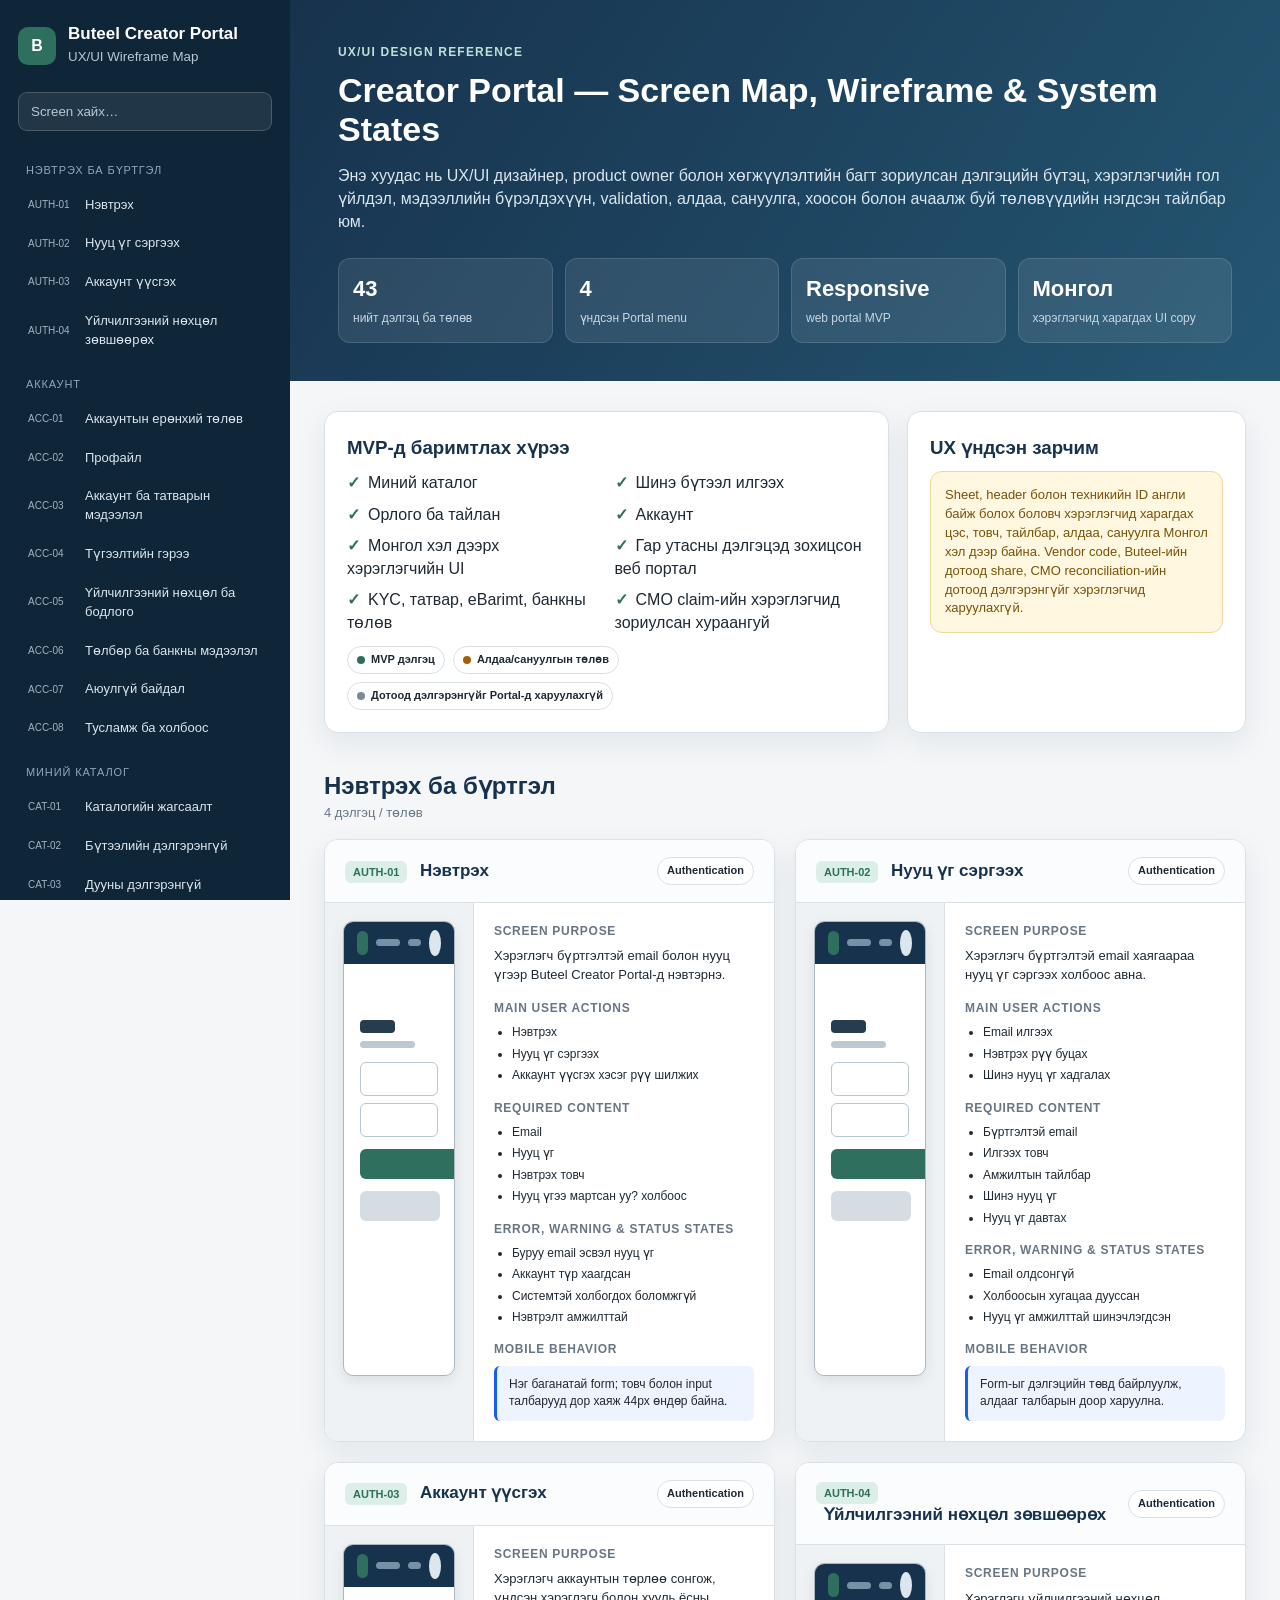
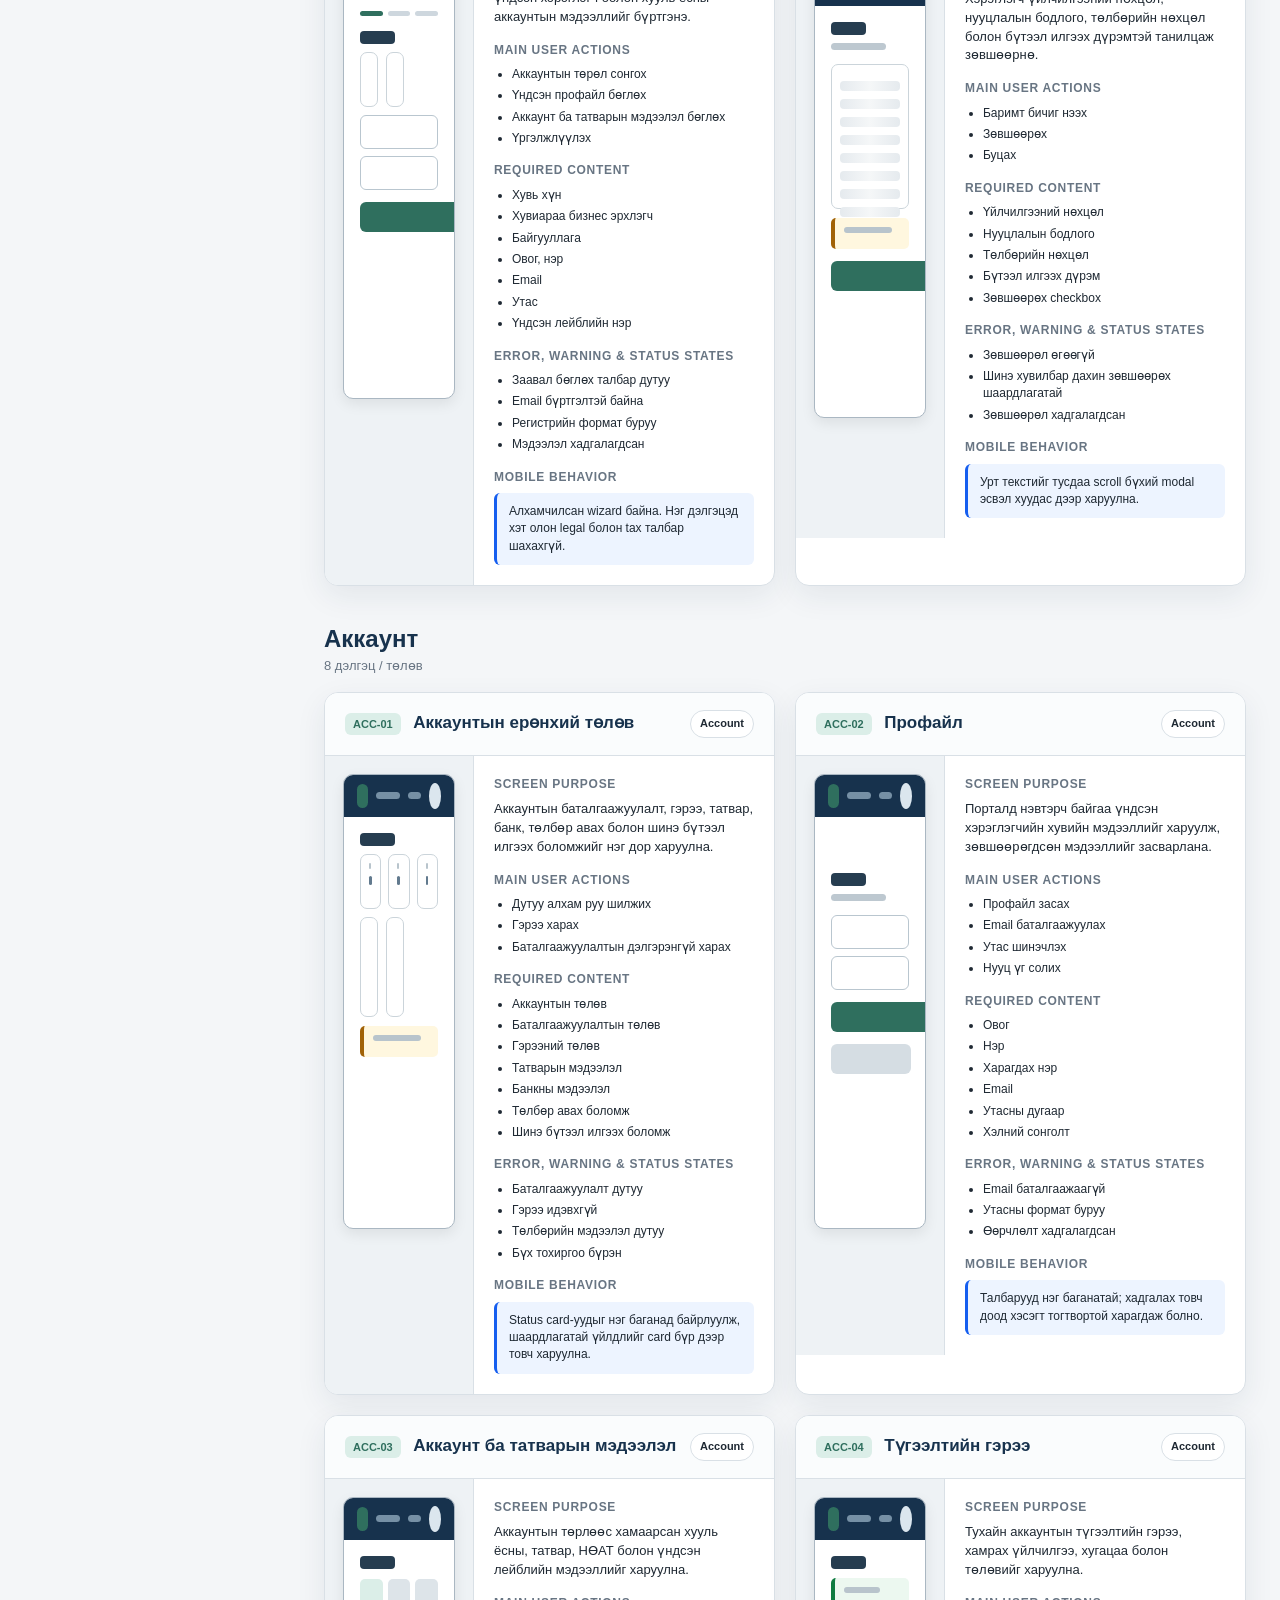
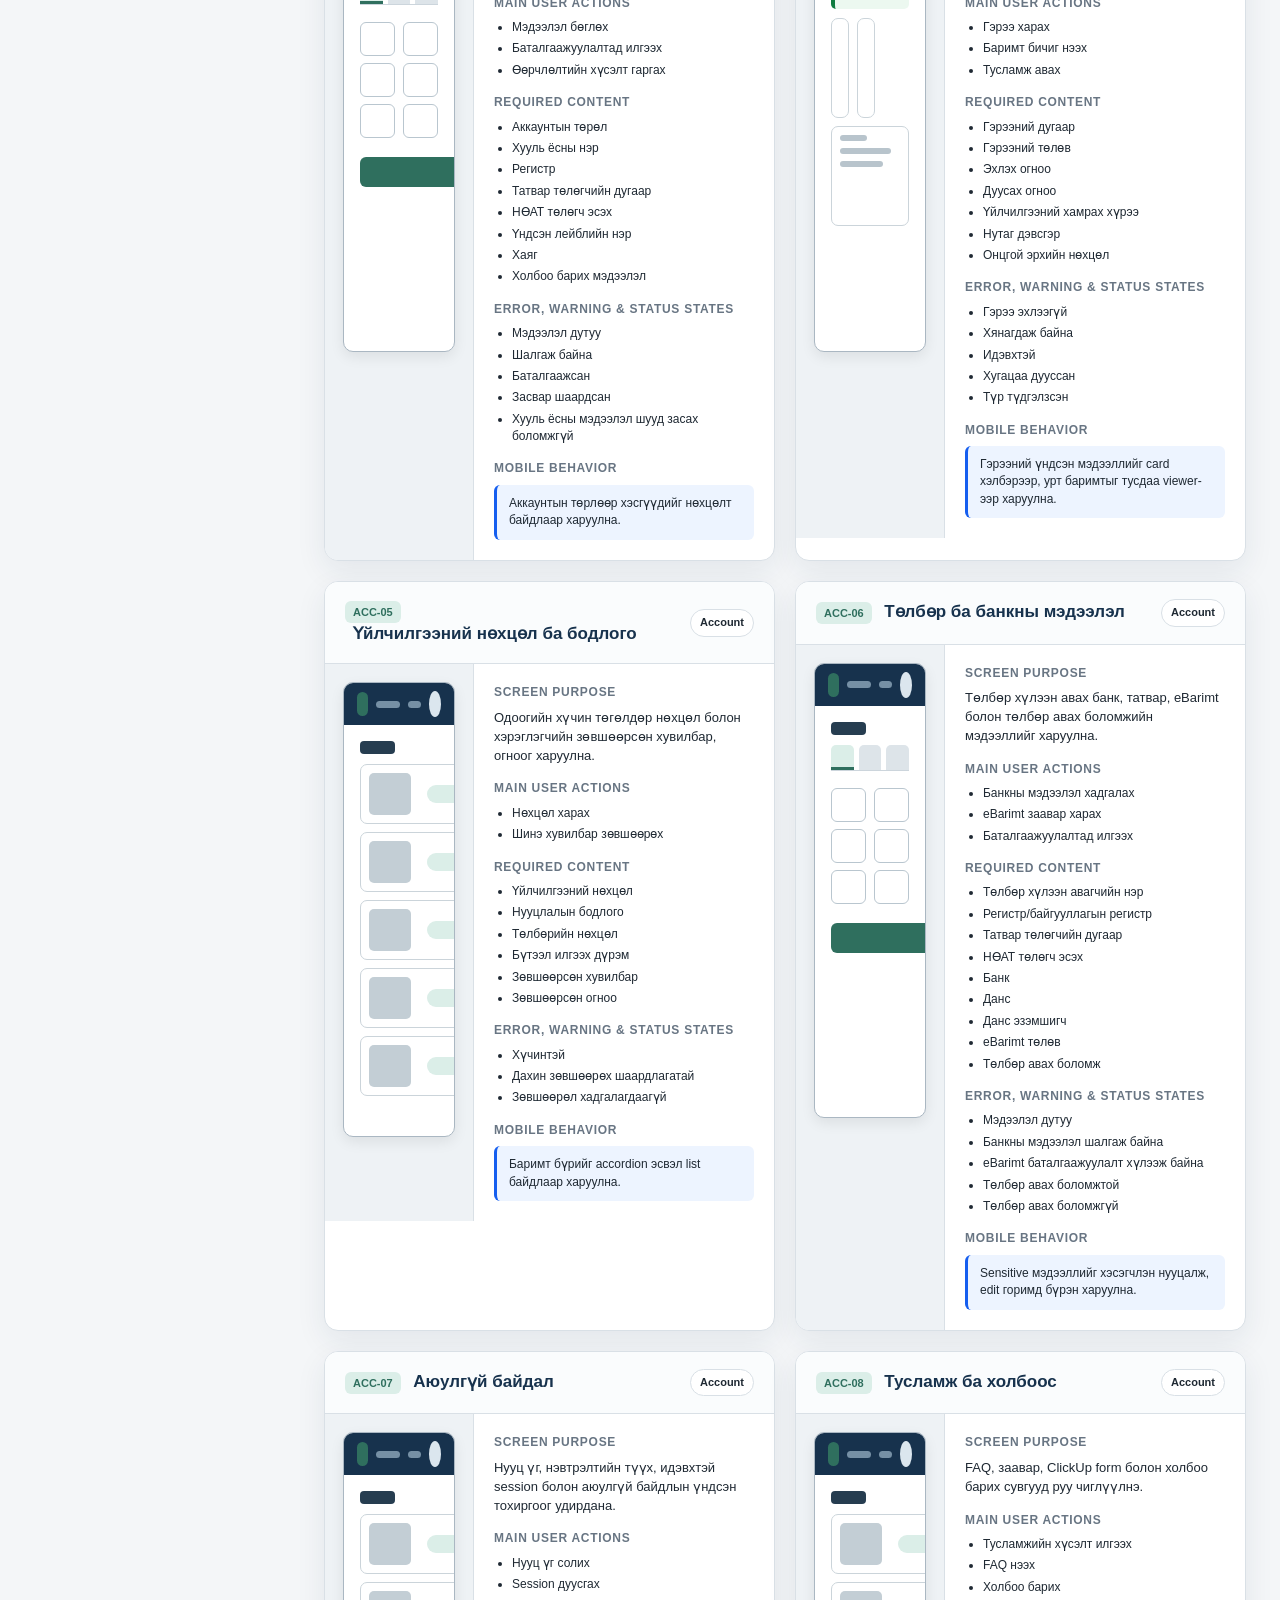
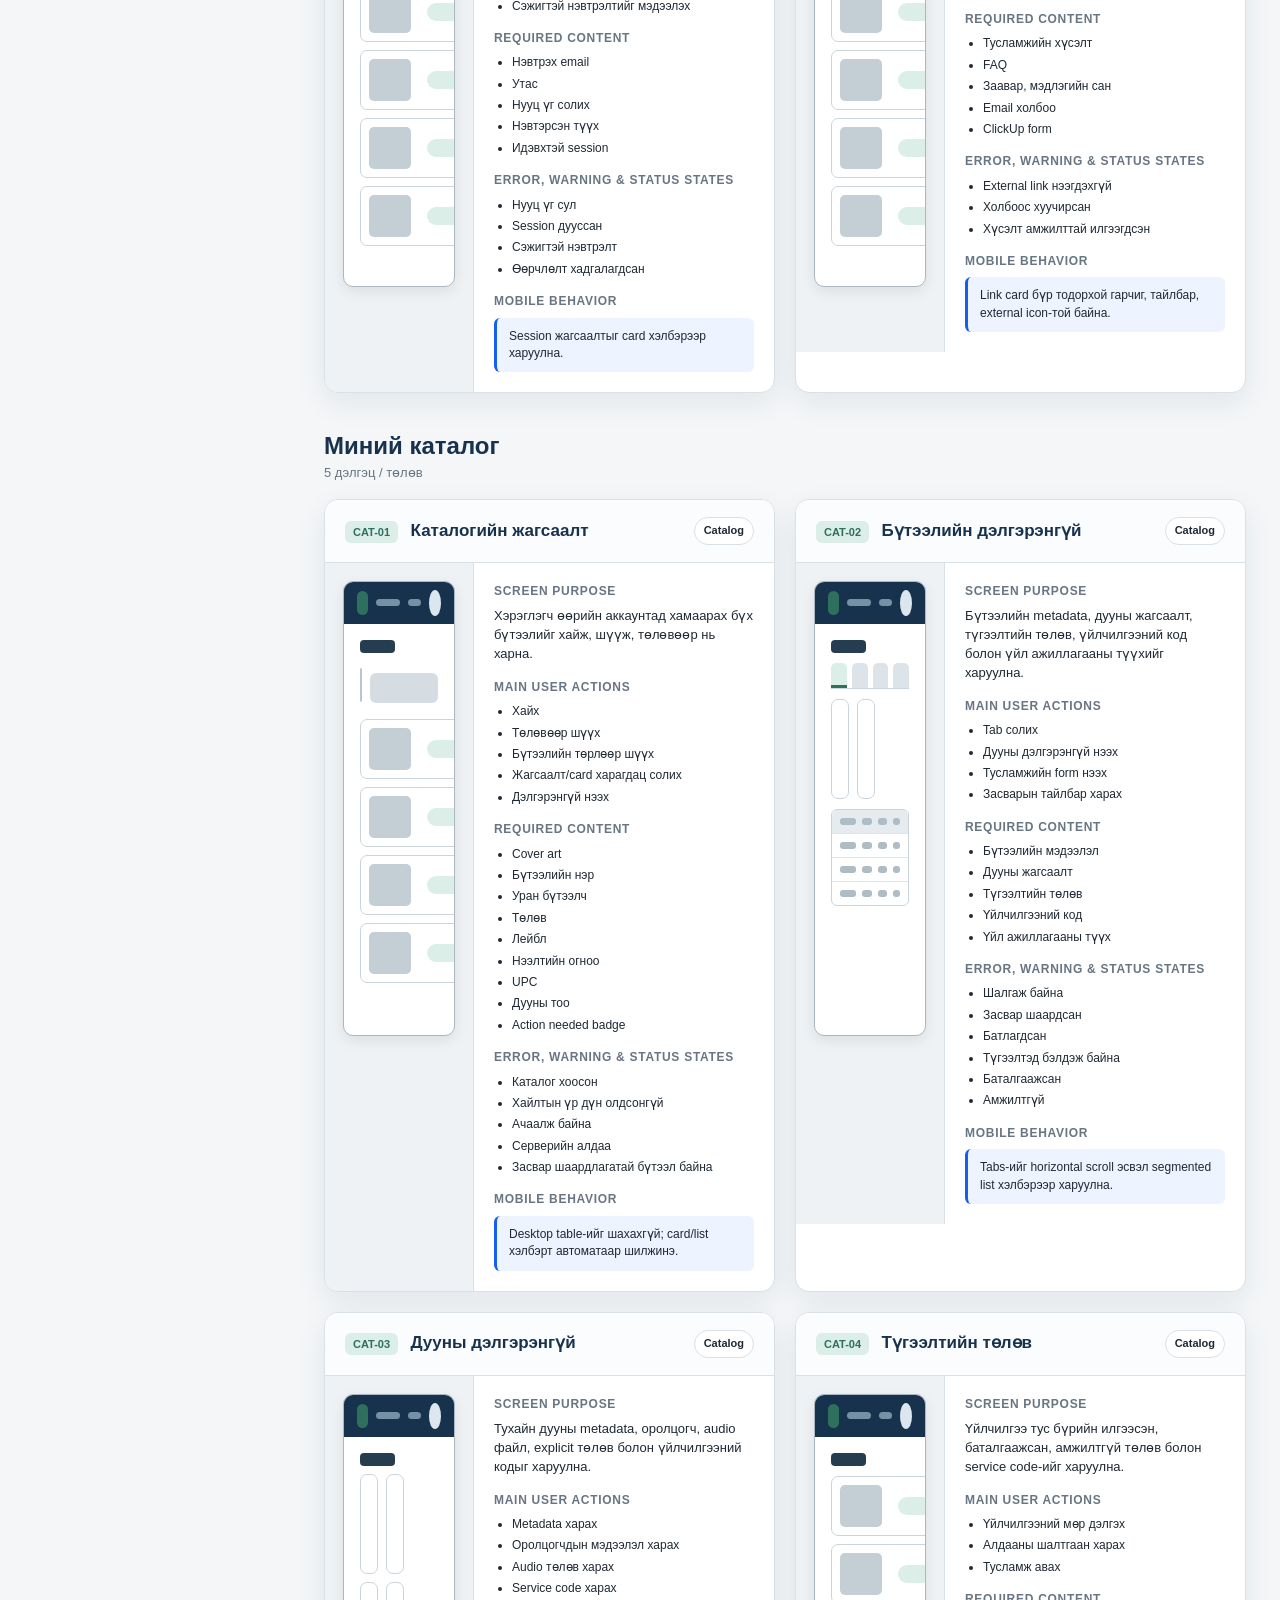
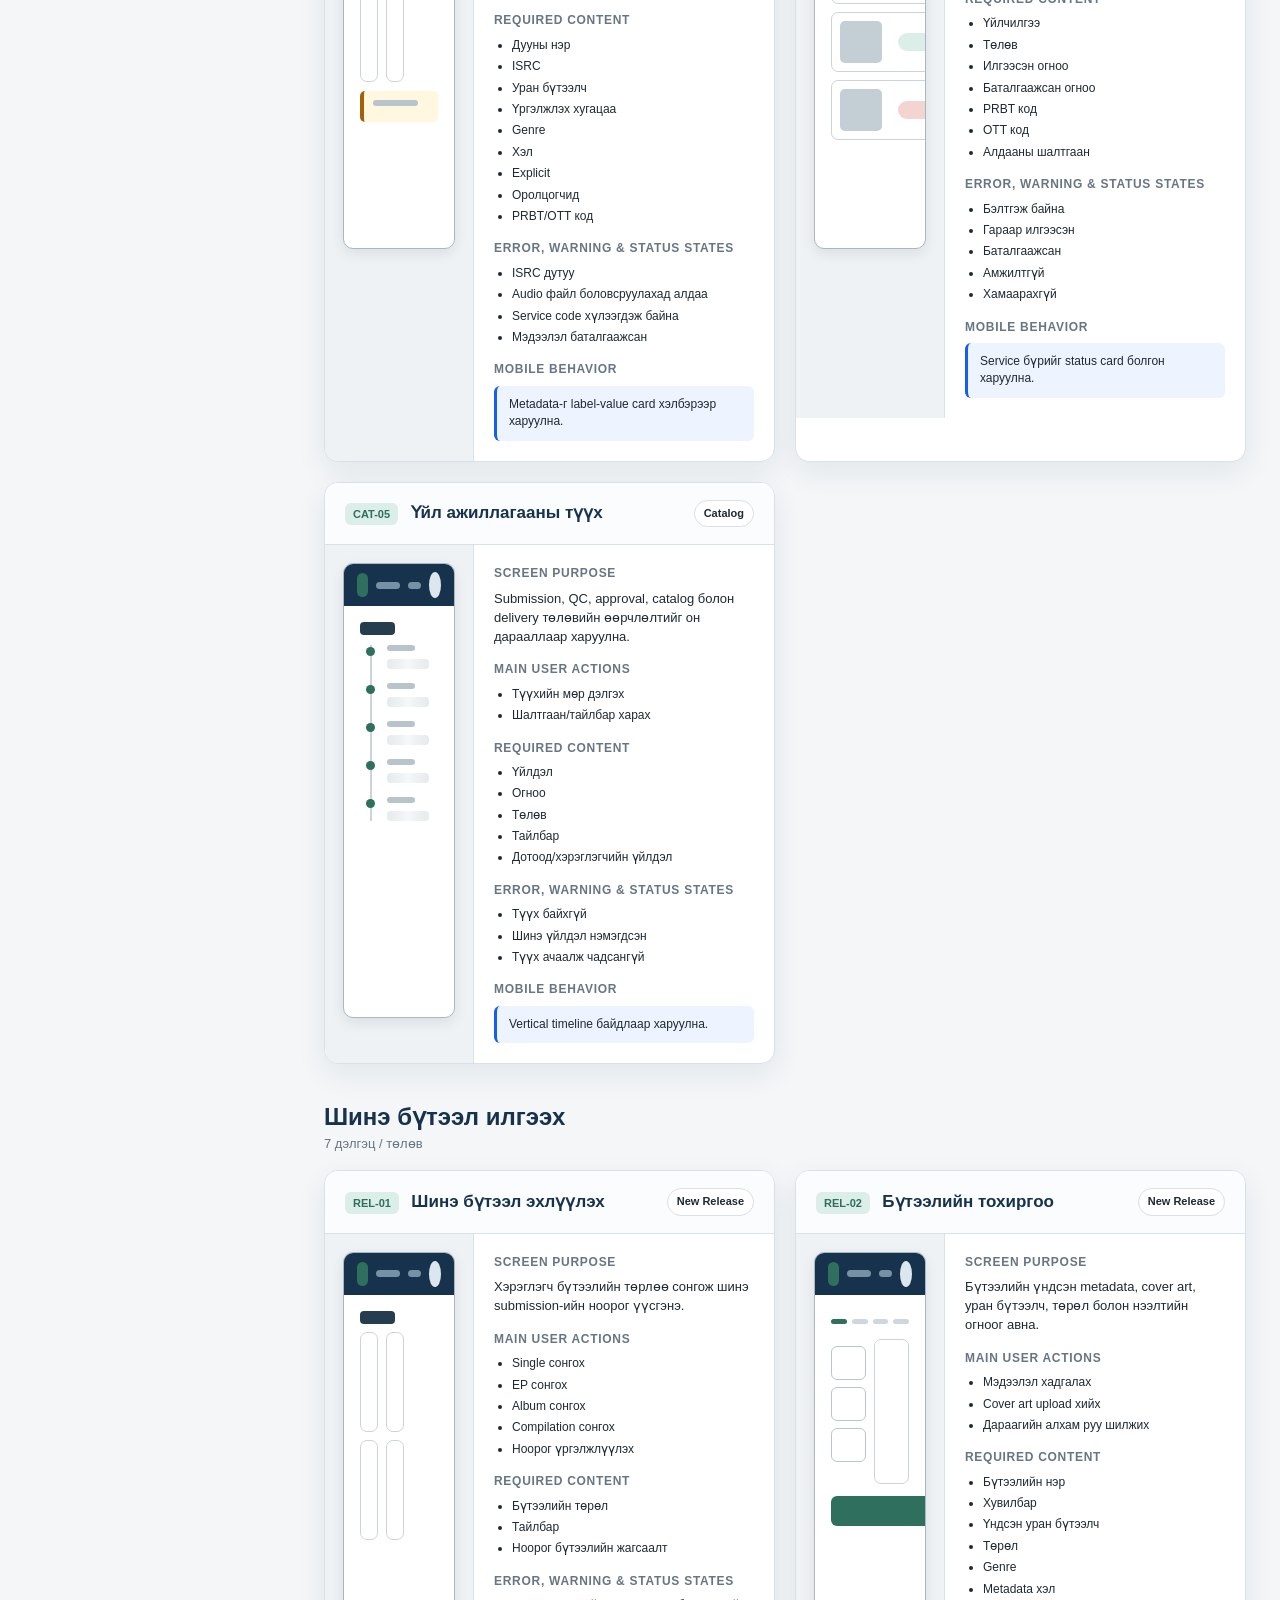
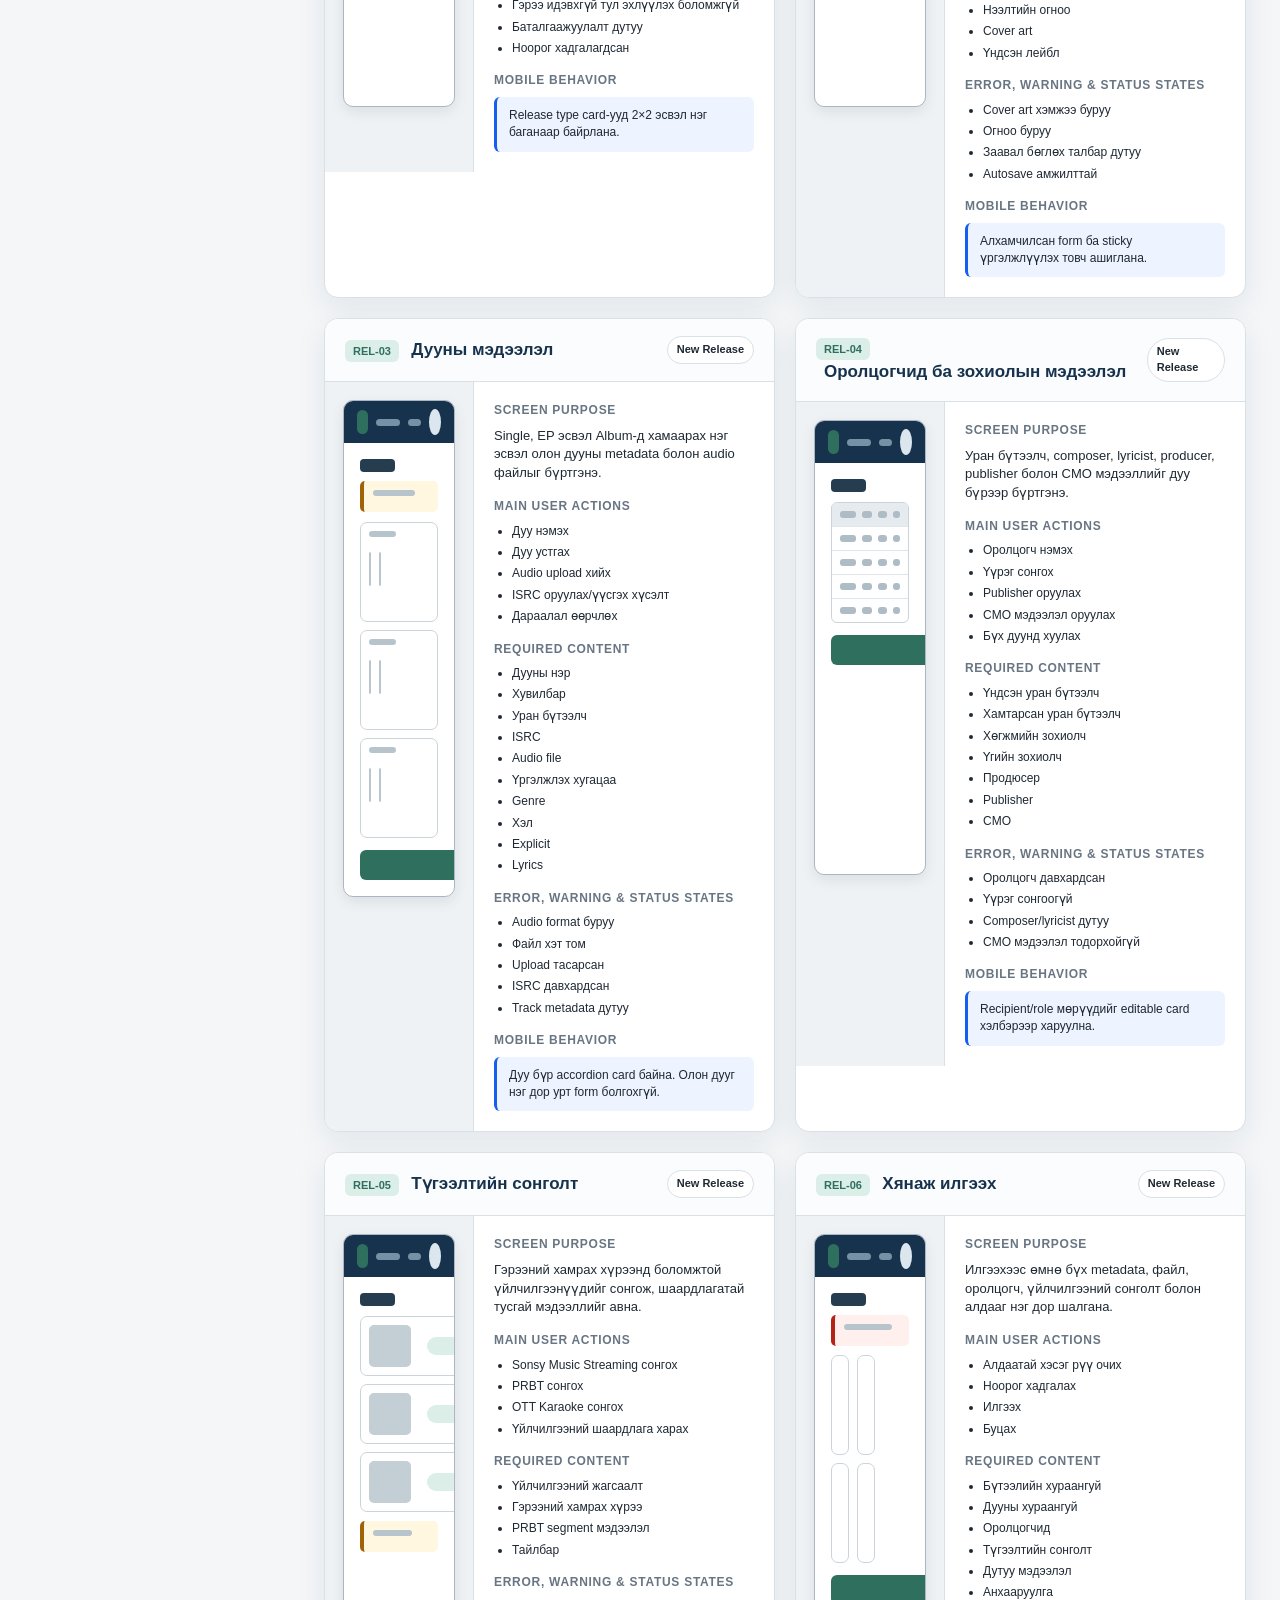
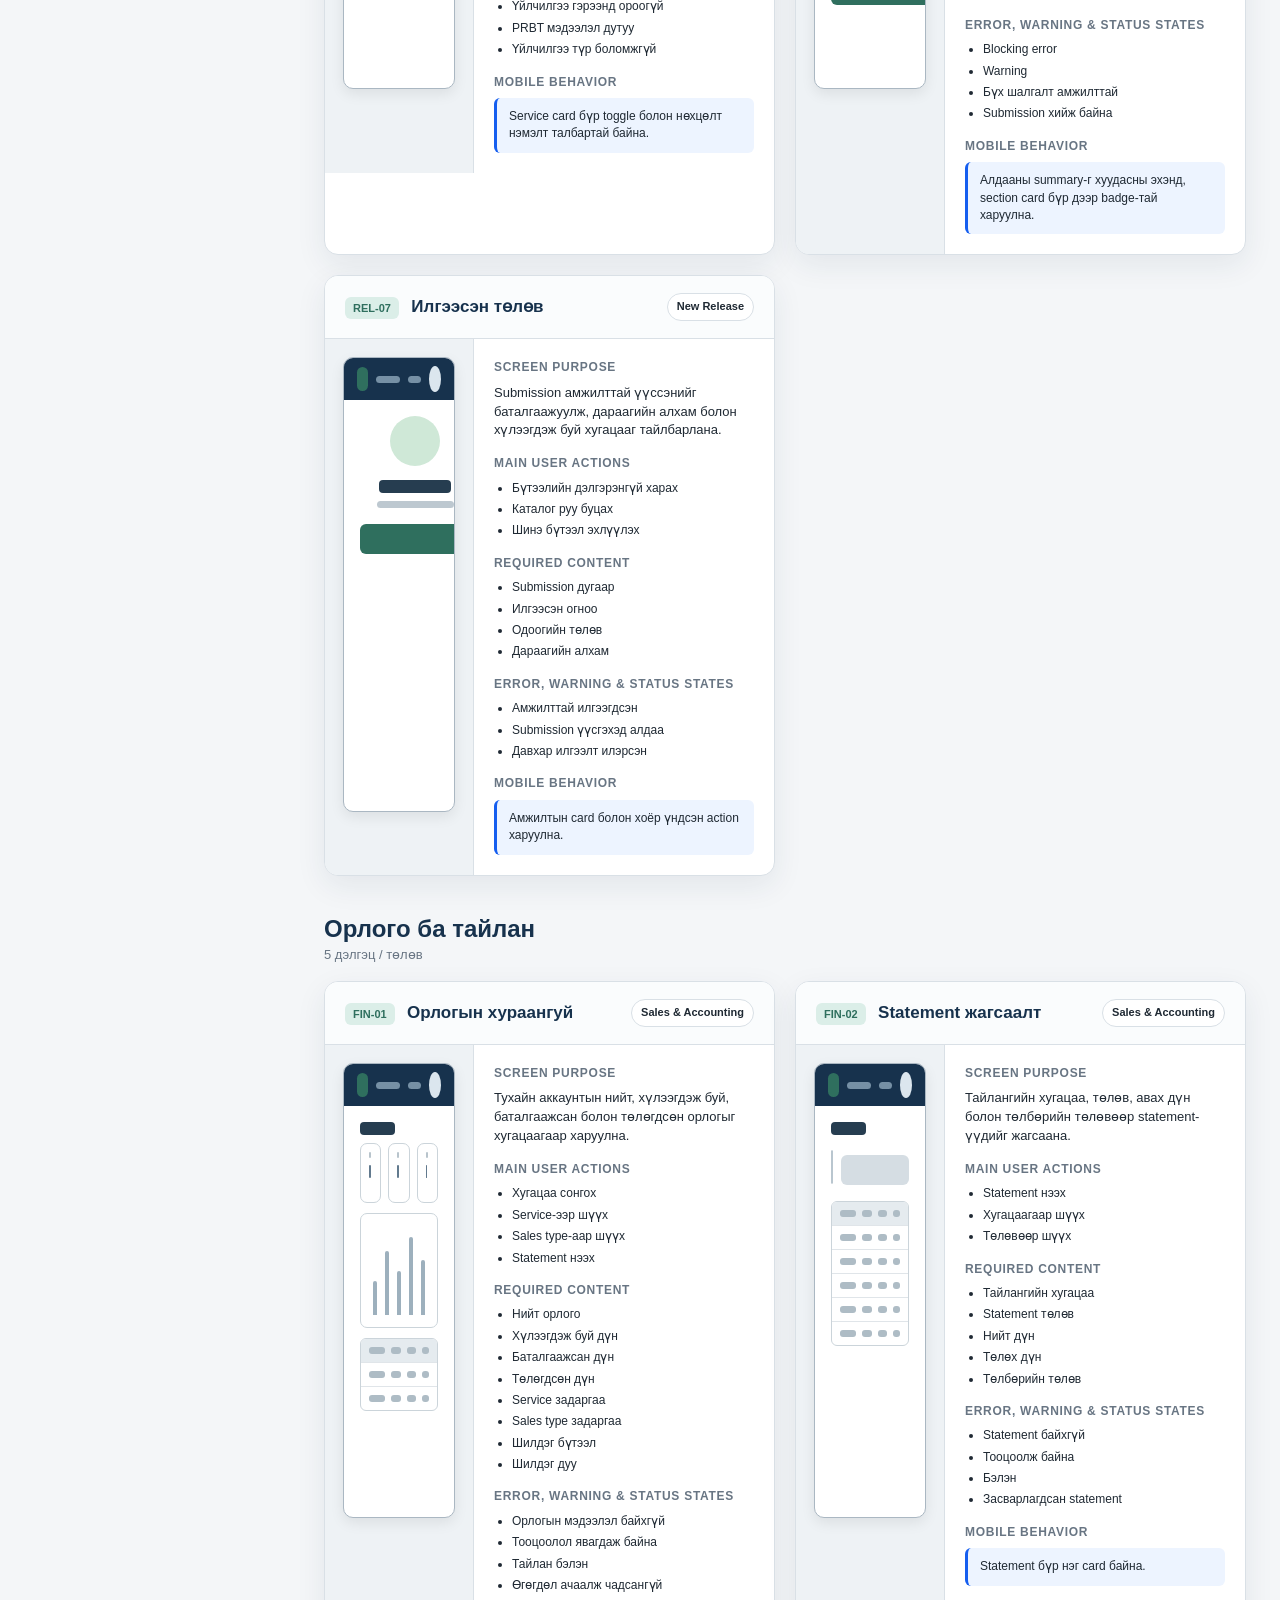
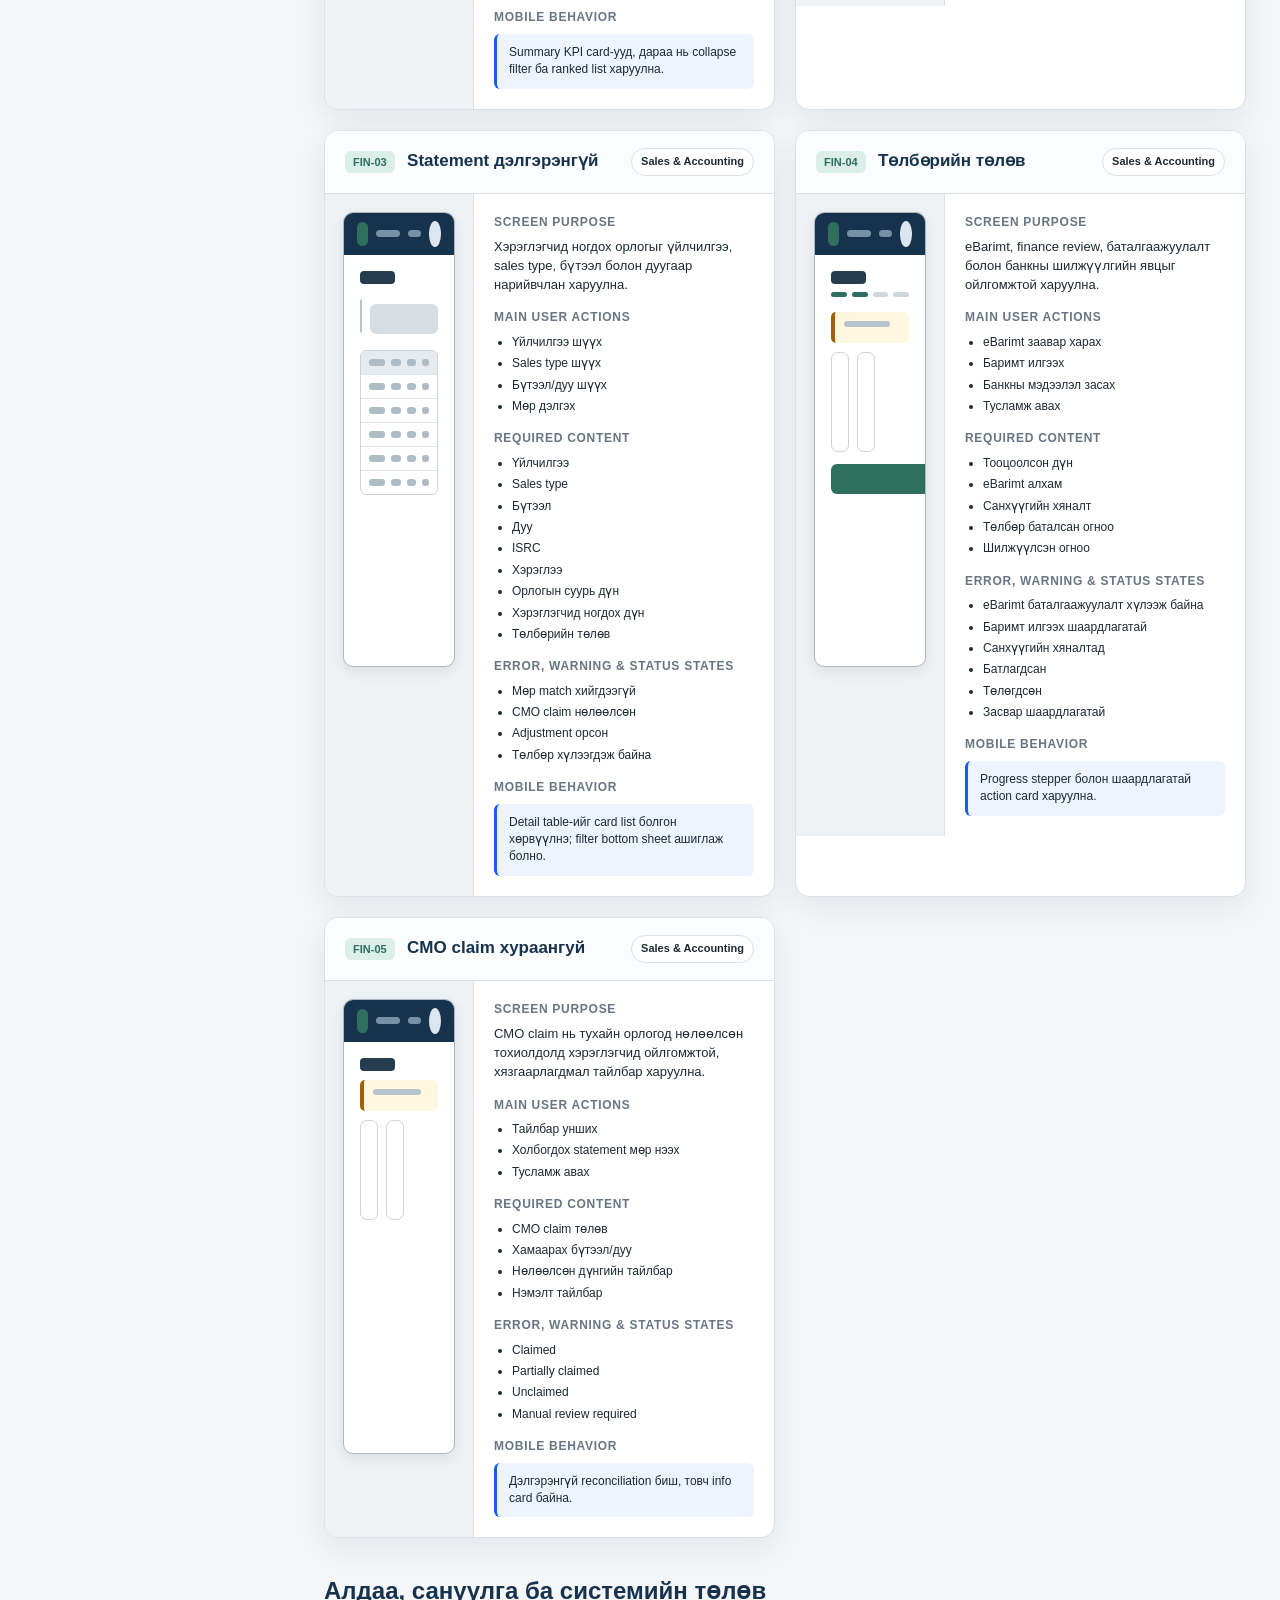
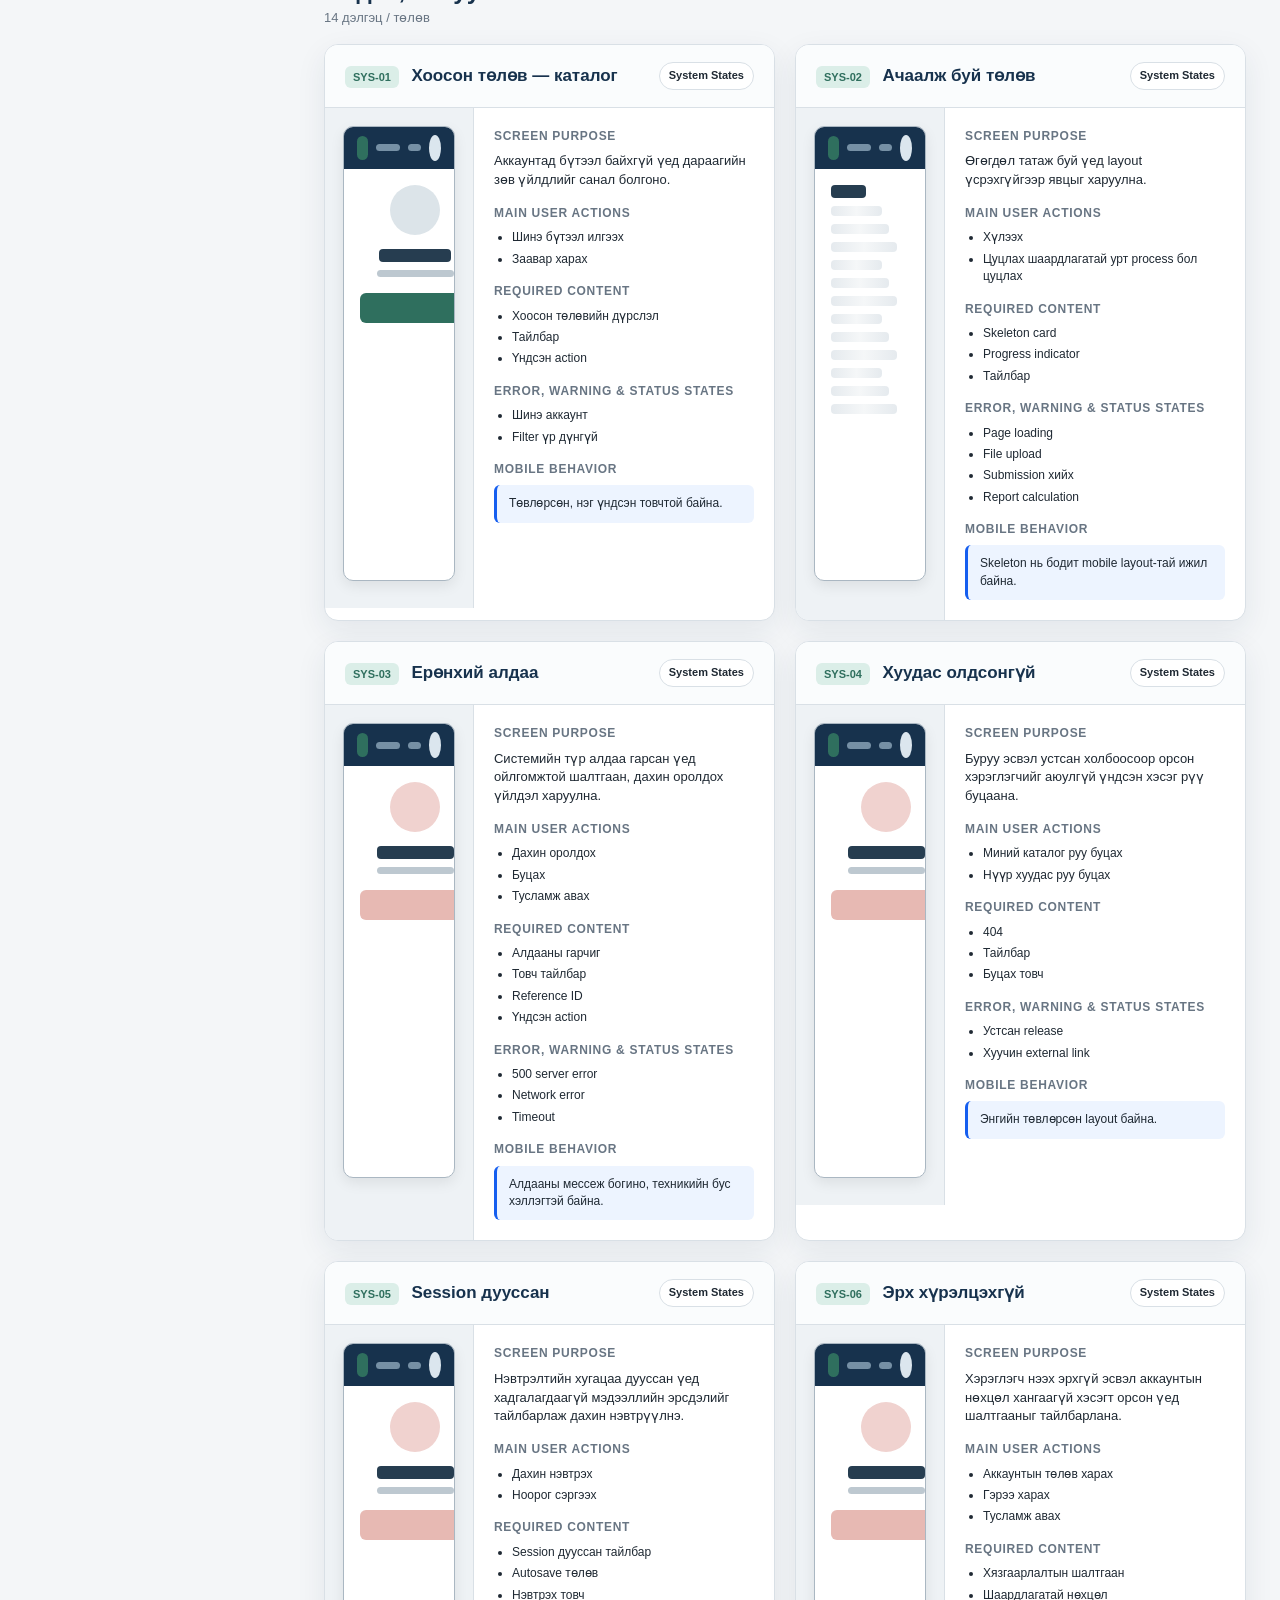
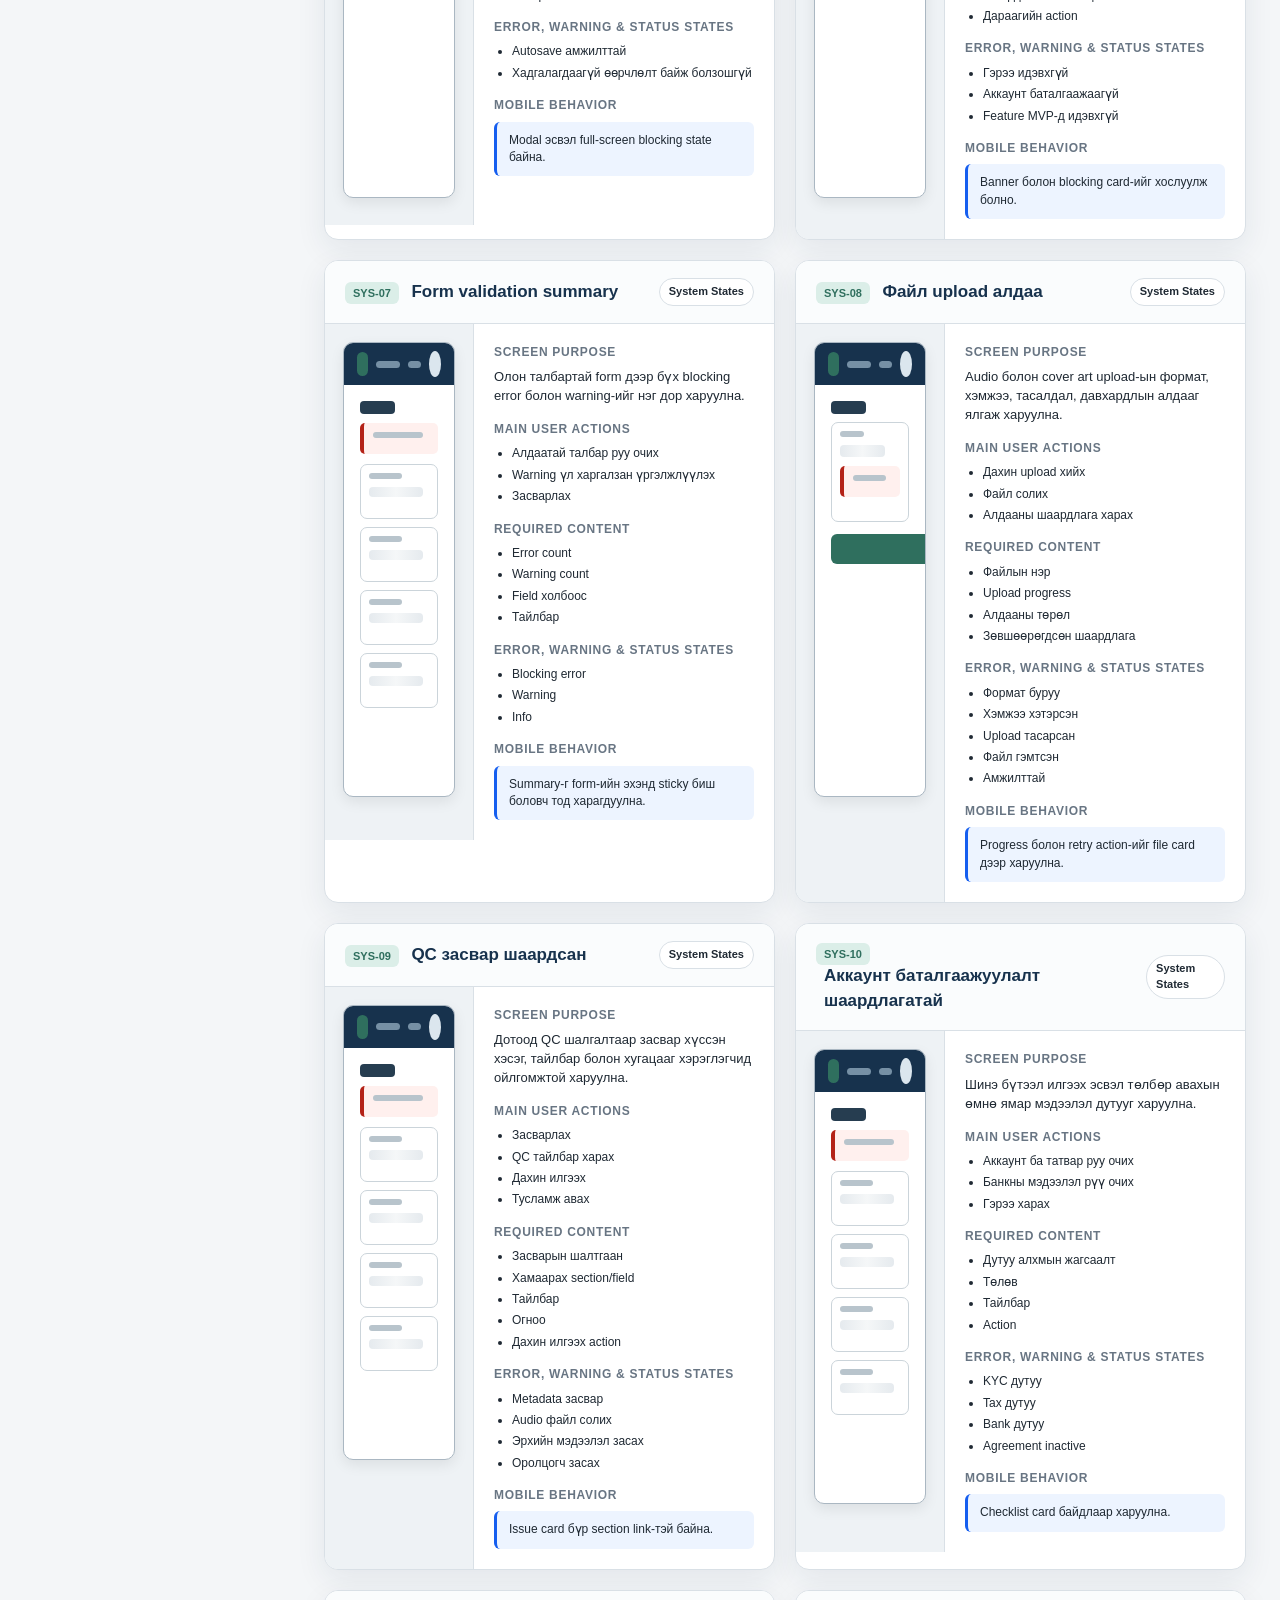
<file: src/imports/buteel_creator_portal_wireframes.html>
<!doctype html>
<html lang="mn">
<head>
<meta charset="utf-8">
<meta name="viewport" content="width=device-width, initial-scale=1">
<title>Buteel Creator Portal — UX/UI Wireframe & Screen Map</title>
<style>
:root{
  --navy:#17324d;--navy2:#0f2538;--green:#2f6f5e;--green2:#dbeee8;
  --bg:#f4f6f8;--surface:#fff;--line:#d9e0e6;--text:#1f2933;--muted:#687583;
  --warning:#a16207;--warning-bg:#fff7df;--danger:#b42318;--danger-bg:#fff0ee;
  --info:#155eef;--info-bg:#edf4ff;--success:#107c41;--success-bg:#ecf8f0;
  --shadow:0 10px 30px rgba(23,50,77,.08);--radius:14px;
}
*{box-sizing:border-box}
html{scroll-behavior:smooth}
body{margin:0;font-family:Arial,Helvetica,sans-serif;color:var(--text);background:var(--bg);line-height:1.45}
button,input,select{font-family:inherit}
.app{display:grid;grid-template-columns:290px minmax(0,1fr);min-height:100vh}
.sidebar{position:sticky;top:0;height:100vh;background:var(--navy2);color:#fff;padding:24px 18px;overflow:auto}
.brand{display:flex;align-items:center;gap:12px;margin-bottom:24px}
.brand-mark{width:38px;height:38px;border-radius:10px;background:var(--green);display:grid;place-items:center;font-weight:700}
.brand h1{font-size:17px;margin:0;line-height:1.2}.brand small{color:#b7c7d5}
.search{width:100%;border:1px solid rgba(255,255,255,.18);background:rgba(255,255,255,.08);color:#fff;padding:11px 12px;border-radius:9px;outline:none;margin-bottom:14px}
.search::placeholder{color:#b7c7d5}
.nav-group{margin:18px 0}.nav-label{font-size:11px;text-transform:uppercase;letter-spacing:.08em;color:#8fa8bb;margin:0 8px 8px}
.nav-item{display:flex;align-items:center;gap:9px;padding:9px 10px;border-radius:8px;color:#dbe6ee;text-decoration:none;font-size:13px;margin:2px 0}
.nav-item:hover,.nav-item.active{background:rgba(255,255,255,.1);color:#fff}
.nav-id{font-size:10px;color:#9fb4c4;min-width:48px}
.main{min-width:0}
.hero{background:linear-gradient(125deg,var(--navy),#245672);color:#fff;padding:44px 48px 38px}
.hero-inner{max-width:1280px;margin:auto}
.kicker{font-size:12px;letter-spacing:.1em;text-transform:uppercase;color:#bfe0d6;font-weight:700}
.hero h2{font-size:34px;line-height:1.15;margin:10px 0 14px}.hero p{max-width:920px;color:#dbe6ee;margin:0}
.hero-grid{display:grid;grid-template-columns:repeat(4,1fr);gap:12px;margin-top:25px}
.hero-stat{background:rgba(255,255,255,.09);border:1px solid rgba(255,255,255,.13);padding:14px;border-radius:12px}
.hero-stat strong{display:block;font-size:22px}.hero-stat span{font-size:12px;color:#c8d7e2}
.content{max-width:1400px;margin:auto;padding:30px 34px 80px}
.section-title{display:flex;align-items:flex-end;justify-content:space-between;gap:18px;margin:36px 0 16px}
.section-title h3{margin:0;font-size:24px;color:var(--navy)}.section-title p{margin:0;color:var(--muted);font-size:13px}
.scope{display:grid;grid-template-columns:1.25fr .75fr;gap:18px;margin-bottom:26px}
.card{background:var(--surface);border:1px solid var(--line);border-radius:var(--radius);box-shadow:var(--shadow)}
.scope-card{padding:22px}.scope-card h3{margin:0 0 10px;color:var(--navy)}
.scope-list{display:grid;grid-template-columns:repeat(2,minmax(0,1fr));gap:8px 16px;padding:0;margin:0;list-style:none}
.scope-list li:before{content:"✓";color:var(--green);font-weight:700;margin-right:8px}
.note{background:var(--warning-bg);border:1px solid #f1d898;color:#76530a;border-radius:12px;padding:14px;font-size:13px}
.legend{display:flex;gap:8px;flex-wrap:wrap;margin-top:12px}.badge{display:inline-flex;align-items:center;gap:6px;padding:5px 9px;border-radius:999px;font-size:11px;font-weight:700;border:1px solid var(--line);background:#fff}
.dot{width:8px;height:8px;border-radius:50%}.dot.must{background:var(--green)}.dot.state{background:var(--warning)}.dot.post{background:#7c8b98}
.screen-grid{display:grid;grid-template-columns:repeat(2,minmax(0,1fr));gap:20px}
.screen-card{padding:0;overflow:hidden;scroll-margin-top:20px}
.screen-head{padding:17px 20px;border-bottom:1px solid var(--line);display:flex;align-items:center;justify-content:space-between;gap:12px;background:#fafcfd}
.screen-head h4{margin:0;color:var(--navy);font-size:17px}.screen-head .sid{font-size:11px;font-weight:700;color:var(--green);background:var(--green2);padding:5px 8px;border-radius:6px}
.screen-body{display:grid;grid-template-columns:minmax(0,1.18fr) minmax(300px,.82fr);min-height:500px}
.wire-panel{padding:18px;background:#eef2f5;border-right:1px solid var(--line)}
.info-panel{padding:20px;overflow:auto}
.info-panel h5{font-size:12px;text-transform:uppercase;letter-spacing:.06em;color:var(--muted);margin:15px 0 7px}.info-panel h5:first-child{margin-top:0}
.info-panel p{font-size:13px;margin:0}.info-panel ul{font-size:12px;margin:0;padding-left:18px}.info-panel li{margin:4px 0}
.mobile-note{background:var(--info-bg);border-left:3px solid var(--info);padding:10px 12px;border-radius:6px;font-size:12px}
.frame{background:#fff;border:1px solid #aab7c2;border-radius:10px;min-height:455px;overflow:hidden;box-shadow:0 5px 14px rgba(0,0,0,.08)}
.frame-top{height:42px;background:var(--navy);display:flex;align-items:center;padding:0 13px;color:#fff;gap:8px}
.frame-logo{width:24px;height:24px;background:var(--green);border-radius:6px}.frame-nav{height:7px;background:#7690a5;border-radius:4px;width:52px}.frame-nav.short{width:30px}.frame-user{margin-left:auto;width:26px;height:26px;border-radius:50%;background:#dbe6ee}
.frame-main{padding:16px}
.w-title{height:13px;background:#263d50;border-radius:4px;width:45%;margin-bottom:8px}.w-sub{height:7px;background:#bdc8d0;border-radius:4px;width:70%;margin-bottom:14px}
.w-row{display:flex;gap:8px;margin:8px 0}.w-col{flex:1}
.w-box{border:1px solid #cbd4da;background:#fff;border-radius:7px;height:55px;padding:8px}.w-box.tall{height:100px}.w-box.xl{height:145px}
.w-label{height:6px;background:#b8c4cc;border-radius:3px;width:58%;margin-bottom:7px}.w-value{height:9px;background:#627a8e;border-radius:3px;width:82%}
.w-button{height:30px;background:var(--green);border-radius:6px;width:110px;margin-top:12px}.w-button.gray{background:#d5dde3}.w-button.red{background:#e7b9b3}
.w-input{height:34px;border:1px solid #b9c6cf;border-radius:6px;background:#fff;margin:7px 0}.w-tabs{display:flex;gap:5px;border-bottom:1px solid #ccd5dc;margin:10px 0}.w-tab{height:25px;width:68px;background:#dde4e9;border-radius:5px 5px 0 0}.w-tab.active{background:var(--green2);border-bottom:3px solid var(--green)}
.w-table{border:1px solid #cbd4da;border-radius:6px;overflow:hidden;margin-top:10px}.w-tr{display:grid;grid-template-columns:1.5fr 1fr .8fr .7fr;gap:6px;padding:8px;border-bottom:1px solid #e0e5e9}.w-tr:last-child{border-bottom:0}.w-th{background:#e5ebef}.w-cell{height:7px;background:#aebcc5;border-radius:3px}.w-card-list{display:grid;gap:8px;margin-top:10px}.w-list-card{display:grid;grid-template-columns:42px 1fr 70px;gap:8px;align-items:center;border:1px solid #cbd4da;padding:8px;border-radius:7px}.w-cover{width:42px;height:42px;background:#c3ced5;border-radius:5px}.w-pill{height:18px;border-radius:10px;background:var(--green2)}
.w-alert{border-left:4px solid var(--warning);background:var(--warning-bg);padding:9px;border-radius:5px;margin:9px 0}.w-alert.error{border-color:var(--danger);background:var(--danger-bg)}.w-alert.success{border-color:var(--success);background:var(--success-bg)}
.w-skeleton{height:10px;background:linear-gradient(90deg,#e5eaee,#f5f7f8,#e5eaee);border-radius:4px;margin:8px 0}
.w-empty{height:130px;display:grid;place-items:center;text-align:center}.w-circle{width:50px;height:50px;border-radius:50%;background:#dce4e9;margin:auto}
.w-stepper{display:flex;gap:5px;margin:8px 0 15px}.w-step{height:5px;background:#ced7de;flex:1;border-radius:3px}.w-step.on{background:var(--green)}
.w-kpis{display:grid;grid-template-columns:repeat(3,1fr);gap:7px}.w-kpi{border:1px solid #cbd4da;border-radius:7px;padding:8px;height:60px}.w-kpi .w-value{width:55%;height:13px}
.w-chart{height:115px;border:1px solid #cbd4da;border-radius:7px;display:flex;align-items:flex-end;gap:8px;padding:12px;margin-top:10px}.bar{background:#9db0bd;width:13%;border-radius:4px 4px 0 0}.bar:nth-child(1){height:38%}.bar:nth-child(2){height:72%}.bar:nth-child(3){height:50%}.bar:nth-child(4){height:88%}.bar:nth-child(5){height:62%}
.w-timeline{border-left:2px solid #cbd4da;margin:10px 0 0 10px;padding-left:15px}.w-event{position:relative;margin:0 0 14px}.w-event:before{content:"";position:absolute;left:-21px;top:2px;width:9px;height:9px;border-radius:50%;background:var(--green)}
.w-modal{margin:55px auto 0;width:82%;border:1px solid #aebbc4;border-radius:10px;background:#fff;padding:16px;box-shadow:0 12px 30px rgba(0,0,0,.15)}
.footer{padding:30px 34px;background:var(--navy2);color:#c6d5e0;font-size:12px}.footer-inner{max-width:1400px;margin:auto;display:flex;justify-content:space-between;gap:20px}
.hide{display:none!important}
@media(max-width:1150px){.screen-grid{grid-template-columns:1fr}.scope{grid-template-columns:1fr}.hero-grid{grid-template-columns:repeat(2,1fr)}}
@media(max-width:820px){.app{display:block}.sidebar{position:relative;height:auto}.main{width:100%}.hero{padding:34px 22px}.content{padding:22px 16px 60px}.screen-body{grid-template-columns:1fr}.wire-panel{border-right:0;border-bottom:1px solid var(--line)}.hero-grid{grid-template-columns:1fr 1fr}.scope-list{grid-template-columns:1fr}.footer-inner{display:block}.screen-card{scroll-margin-top:10px}}
</style>
</head>
<body>
<div class="app">
  <aside class="sidebar">
    <div class="brand">
      <div class="brand-mark">B</div>
      <div><h1>Buteel Creator Portal</h1><small>UX/UI Wireframe Map</small></div>
    </div>
    <input id="search" class="search" placeholder="Screen хайх…">
    <div id="nav"></div>
  </aside>

  <main class="main">
    <section class="hero">
      <div class="hero-inner">
        <div class="kicker">UX/UI DESIGN REFERENCE</div>
        <h2>Creator Portal — Screen Map, Wireframe & System States</h2>
        <p>Энэ хуудас нь UX/UI дизайнер, product owner болон хөгжүүлэлтийн багт зориулсан дэлгэцийн бүтэц, хэрэглэгчийн гол үйлдэл, мэдээллийн бүрэлдэхүүн, validation, алдаа, сануулга, хоосон болон ачаалж буй төлөвүүдийн нэгдсэн тайлбар юм.</p>
        <div class="hero-grid">
          <div class="hero-stat"><strong id="screenCount">0</strong><span>нийт дэлгэц ба төлөв</span></div>
          <div class="hero-stat"><strong>4</strong><span>үндсэн Portal menu</span></div>
          <div class="hero-stat"><strong>Responsive</strong><span>web portal MVP</span></div>
          <div class="hero-stat"><strong>Монгол</strong><span>хэрэглэгчид харагдах UI copy</span></div>
        </div>
      </div>
    </section>

    <div class="content">
      <section class="scope">
        <div class="card scope-card">
          <h3>MVP-д баримтлах хүрээ</h3>
          <ul class="scope-list">
            <li>Миний каталог</li>
            <li>Шинэ бүтээл илгээх</li>
            <li>Орлого ба тайлан</li>
            <li>Аккаунт</li>
            <li>Монгол хэл дээрх хэрэглэгчийн UI</li>
            <li>Гар утасны дэлгэцэд зохицсон веб портал</li>
            <li>KYC, татвар, eBarimt, банкны төлөв</li>
            <li>CMO claim-ийн хэрэглэгчид зориулсан хураангуй</li>
          </ul>
          <div class="legend">
            <span class="badge"><span class="dot must"></span>MVP дэлгэц</span>
            <span class="badge"><span class="dot state"></span>Алдаа/сануулгын төлөв</span>
            <span class="badge"><span class="dot post"></span>Дотоод дэлгэрэнгүйг Portal-д харуулахгүй</span>
          </div>
        </div>
        <div class="card scope-card">
          <h3>UX үндсэн зарчим</h3>
          <div class="note">
            Sheet, header болон техникийн ID англи байж болох боловч хэрэглэгчид харагдах цэс, товч, тайлбар, алдаа, сануулга Монгол хэл дээр байна. Vendor code, Buteel-ийн дотоод share, CMO reconciliation-ийн дотоод дэлгэрэнгүйг хэрэглэгчид харуулахгүй.
          </div>
        </div>
      </section>

      <div id="screens"></div>
    </div>

    <footer class="footer">
      <div class="footer-inner">
        <span>Buteel Creator Portal — UX/UI Design Reference</span>
        <span>Arial · Responsive Web · Mongolian User-facing Copy</span>
      </div>
    </footer>
  </main>
</div>

<script>
const SCREENS = [{"id": "AUTH-01", "group": "Authentication", "name": "Нэвтрэх", "purpose": "Хэрэглэгч бүртгэлтэй email болон нууц үгээр Buteel Creator Portal-д нэвтэрнэ.", "actions": ["Нэвтрэх", "Нууц үг сэргээх", "Аккаунт үүсгэх хэсэг рүү шилжих"], "content": ["Email", "Нууц үг", "Нэвтрэх товч", "Нууц үгээ мартсан уу? холбоос"], "states": ["Буруу email эсвэл нууц үг", "Аккаунт түр хаагдсан", "Системтэй холбогдох боломжгүй", "Нэвтрэлт амжилттай"], "mobile": "Нэг баганатай form; товч болон input талбарууд дор хаяж 44px өндөр байна.", "wire": "login"}, {"id": "AUTH-02", "group": "Authentication", "name": "Нууц үг сэргээх", "purpose": "Хэрэглэгч бүртгэлтэй email хаягаараа нууц үг сэргээх холбоос авна.", "actions": ["Email илгээх", "Нэвтрэх рүү буцах", "Шинэ нууц үг хадгалах"], "content": ["Бүртгэлтэй email", "Илгээх товч", "Амжилтын тайлбар", "Шинэ нууц үг", "Нууц үг давтах"], "states": ["Email олдсонгүй", "Холбоосын хугацаа дууссан", "Нууц үг амжилттай шинэчлэгдсэн"], "mobile": "Form-ыг дэлгэцийн төвд байрлуулж, алдааг талбарын доор харуулна.", "wire": "form"}, {"id": "AUTH-03", "group": "Authentication", "name": "Аккаунт үүсгэх", "purpose": "Хэрэглэгч аккаунтын төрлөө сонгож, үндсэн хэрэглэгч болон хууль ёсны аккаунтын мэдээллийг бүртгэнэ.", "actions": ["Аккаунтын төрөл сонгох", "Үндсэн профайл бөглөх", "Аккаунт ба татварын мэдээлэл бөглөх", "Үргэлжлүүлэх"], "content": ["Хувь хүн", "Хувиараа бизнес эрхлэгч", "Байгууллага", "Овог, нэр", "Email", "Утас", "Үндсэн лейблийн нэр"], "states": ["Заавал бөглөх талбар дутуу", "Email бүртгэлтэй байна", "Регистрийн формат буруу", "Мэдээлэл хадгалагдсан"], "mobile": "Алхамчилсан wizard байна. Нэг дэлгэцэд хэт олон legal болон tax талбар шахахгүй.", "wire": "stepper"}, {"id": "AUTH-04", "group": "Authentication", "name": "Үйлчилгээний нөхцөл зөвшөөрөх", "purpose": "Хэрэглэгч үйлчилгээний нөхцөл, нууцлалын бодлого, төлбөрийн нөхцөл болон бүтээл илгээх дүрэмтэй танилцаж зөвшөөрнө.", "actions": ["Баримт бичиг нээх", "Зөвшөөрөх", "Буцах"], "content": ["Үйлчилгээний нөхцөл", "Нууцлалын бодлого", "Төлбөрийн нөхцөл", "Бүтээл илгээх дүрэм", "Зөвшөөрөх checkbox"], "states": ["Зөвшөөрөл өгөөгүй", "Шинэ хувилбар дахин зөвшөөрөх шаардлагатай", "Зөвшөөрөл хадгалагдсан"], "mobile": "Урт текстийг тусдаа scroll бүхий modal эсвэл хуудас дээр харуулна.", "wire": "terms"}, {"id": "ACC-01", "group": "Account", "name": "Аккаунтын ерөнхий төлөв", "purpose": "Аккаунтын баталгаажуулалт, гэрээ, татвар, банк, төлбөр авах болон шинэ бүтээл илгээх боломжийг нэг дор харуулна.", "actions": ["Дутуу алхам руу шилжих", "Гэрээ харах", "Баталгаажуулалтын дэлгэрэнгүй харах"], "content": ["Аккаунтын төлөв", "Баталгаажуулалтын төлөв", "Гэрээний төлөв", "Татварын мэдээлэл", "Банкны мэдээлэл", "Төлбөр авах боломж", "Шинэ бүтээл илгээх боломж"], "states": ["Баталгаажуулалт дутуу", "Гэрээ идэвхгүй", "Төлбөрийн мэдээлэл дутуу", "Бүх тохиргоо бүрэн"], "mobile": "Status card-уудыг нэг баганад байрлуулж, шаардлагатай үйлдлийг card бүр дээр товч харуулна.", "wire": "dashboard"}, {"id": "ACC-02", "group": "Account", "name": "Профайл", "purpose": "Порталд нэвтэрч байгаа үндсэн хэрэглэгчийн хувийн мэдээллийг харуулж, зөвшөөрөгдсөн мэдээллийг засварлана.", "actions": ["Профайл засах", "Email баталгаажуулах", "Утас шинэчлэх", "Нууц үг солих"], "content": ["Овог", "Нэр", "Харагдах нэр", "Email", "Утасны дугаар", "Хэлний сонголт"], "states": ["Email баталгаажаагүй", "Утасны формат буруу", "Өөрчлөлт хадгалагдсан"], "mobile": "Талбарууд нэг баганатай; хадгалах товч доод хэсэгт тогтвортой харагдаж болно.", "wire": "form"}, {"id": "ACC-03", "group": "Account", "name": "Аккаунт ба татварын мэдээлэл", "purpose": "Аккаунтын төрлөөс хамаарсан хууль ёсны, татвар, НӨАТ болон үндсэн лейблийн мэдээллийг харуулна.", "actions": ["Мэдээлэл бөглөх", "Баталгаажуулалтад илгээх", "Өөрчлөлтийн хүсэлт гаргах"], "content": ["Аккаунтын төрөл", "Хууль ёсны нэр", "Регистр", "Татвар төлөгчийн дугаар", "НӨАТ төлөгч эсэх", "Үндсэн лейблийн нэр", "Хаяг", "Холбоо барих мэдээлэл"], "states": ["Мэдээлэл дутуу", "Шалгаж байна", "Баталгаажсан", "Засвар шаардсан", "Хууль ёсны мэдээлэл шууд засах боломжгүй"], "mobile": "Аккаунтын төрлөөр хэсгүүдийг нөхцөлт байдлаар харуулна.", "wire": "tax"}, {"id": "ACC-04", "group": "Account", "name": "Түгээлтийн гэрээ", "purpose": "Тухайн аккаунтын түгээлтийн гэрээ, хамрах үйлчилгээ, хугацаа болон төлөвийг харуулна.", "actions": ["Гэрээ харах", "Баримт бичиг нээх", "Тусламж авах"], "content": ["Гэрээний дугаар", "Гэрээний төлөв", "Эхлэх огноо", "Дуусах огноо", "Үйлчилгээний хамрах хүрээ", "Нутаг дэвсгэр", "Онцгой эрхийн нөхцөл"], "states": ["Гэрээ эхлээгүй", "Хянагдаж байна", "Идэвхтэй", "Хугацаа дууссан", "Түр түдгэлзсэн"], "mobile": "Гэрээний үндсэн мэдээллийг card хэлбэрээр, урт баримтыг тусдаа viewer-ээр харуулна.", "wire": "agreement"}, {"id": "ACC-05", "group": "Account", "name": "Үйлчилгээний нөхцөл ба бодлого", "purpose": "Одоогийн хүчин төгөлдөр нөхцөл болон хэрэглэгчийн зөвшөөрсөн хувилбар, огноог харуулна.", "actions": ["Нөхцөл харах", "Шинэ хувилбар зөвшөөрөх"], "content": ["Үйлчилгээний нөхцөл", "Нууцлалын бодлого", "Төлбөрийн нөхцөл", "Бүтээл илгээх дүрэм", "Зөвшөөрсөн хувилбар", "Зөвшөөрсөн огноо"], "states": ["Хүчинтэй", "Дахин зөвшөөрөх шаардлагатай", "Зөвшөөрөл хадгалагдаагүй"], "mobile": "Баримт бүрийг accordion эсвэл list байдлаар харуулна.", "wire": "list"}, {"id": "ACC-06", "group": "Account", "name": "Төлбөр ба банкны мэдээлэл", "purpose": "Төлбөр хүлээн авах банк, татвар, eBarimt болон төлбөр авах боломжийн мэдээллийг харуулна.", "actions": ["Банкны мэдээлэл хадгалах", "eBarimt заавар харах", "Баталгаажуулалтад илгээх"], "content": ["Төлбөр хүлээн авагчийн нэр", "Регистр/байгууллагын регистр", "Татвар төлөгчийн дугаар", "НӨАТ төлөгч эсэх", "Банк", "Данс", "Данс эзэмшигч", "eBarimt төлөв", "Төлбөр авах боломж"], "states": ["Мэдээлэл дутуу", "Банкны мэдээлэл шалгаж байна", "eBarimt баталгаажуулалт хүлээж байна", "Төлбөр авах боломжтой", "Төлбөр авах боломжгүй"], "mobile": "Sensitive мэдээллийг хэсэгчлэн нууцалж, edit горимд бүрэн харуулна.", "wire": "bank"}, {"id": "ACC-07", "group": "Account", "name": "Аюулгүй байдал", "purpose": "Нууц үг, нэвтрэлтийн түүх, идэвхтэй session болон аюулгүй байдлын үндсэн тохиргоог удирдана.", "actions": ["Нууц үг солих", "Session дуусгах", "Сэжигтэй нэвтрэлтийг мэдээлэх"], "content": ["Нэвтрэх email", "Утас", "Нууц үг солих", "Нэвтэрсэн түүх", "Идэвхтэй session"], "states": ["Нууц үг сул", "Session дууссан", "Сэжигтэй нэвтрэлт", "Өөрчлөлт хадгалагдсан"], "mobile": "Session жагсаалтыг card хэлбэрээр харуулна.", "wire": "security"}, {"id": "ACC-08", "group": "Account", "name": "Тусламж ба холбоос", "purpose": "FAQ, заавар, ClickUp form болон холбоо барих сувгууд руу чиглүүлнэ.", "actions": ["Тусламжийн хүсэлт илгээх", "FAQ нээх", "Холбоо барих"], "content": ["Тусламжийн хүсэлт", "FAQ", "Заавар, мэдлэгийн сан", "Email холбоо", "ClickUp form"], "states": ["External link нээгдэхгүй", "Холбоос хуучирсан", "Хүсэлт амжилттай илгээгдсэн"], "mobile": "Link card бүр тодорхой гарчиг, тайлбар, external icon-той байна.", "wire": "support"}, {"id": "CAT-01", "group": "Catalog", "name": "Каталогийн жагсаалт", "purpose": "Хэрэглэгч өөрийн аккаунтад хамаарах бүх бүтээлийг хайж, шүүж, төлөвөөр нь харна.", "actions": ["Хайх", "Төлөвөөр шүүх", "Бүтээлийн төрлөөр шүүх", "Жагсаалт/card харагдац солих", "Дэлгэрэнгүй нээх"], "content": ["Cover art", "Бүтээлийн нэр", "Уран бүтээлч", "Төлөв", "Лейбл", "Нээлтийн огноо", "UPC", "Дууны тоо", "Action needed badge"], "states": ["Каталог хоосон", "Хайлтын үр дүн олдсонгүй", "Ачаалж байна", "Серверийн алдаа", "Засвар шаардлагатай бүтээл байна"], "mobile": "Desktop table-ийг шахахгүй; card/list хэлбэрт автоматаар шилжинэ.", "wire": "catalog"}, {"id": "CAT-02", "group": "Catalog", "name": "Бүтээлийн дэлгэрэнгүй", "purpose": "Бүтээлийн metadata, дууны жагсаалт, түгээлтийн төлөв, үйлчилгээний код болон үйл ажиллагааны түүхийг харуулна.", "actions": ["Tab солих", "Дууны дэлгэрэнгүй нээх", "Тусламжийн form нээх", "Засварын тайлбар харах"], "content": ["Бүтээлийн мэдээлэл", "Дууны жагсаалт", "Түгээлтийн төлөв", "Үйлчилгээний код", "Үйл ажиллагааны түүх"], "states": ["Шалгаж байна", "Засвар шаардсан", "Батлагдсан", "Түгээлтэд бэлдэж байна", "Баталгаажсан", "Амжилтгүй"], "mobile": "Tabs-ийг horizontal scroll эсвэл segmented list хэлбэрээр харуулна.", "wire": "release"}, {"id": "CAT-03", "group": "Catalog", "name": "Дууны дэлгэрэнгүй", "purpose": "Тухайн дууны metadata, оролцогч, audio файл, explicit төлөв болон үйлчилгээний кодыг харуулна.", "actions": ["Metadata харах", "Оролцогчдын мэдээлэл харах", "Audio төлөв харах", "Service code харах"], "content": ["Дууны нэр", "ISRC", "Уран бүтээлч", "Үргэлжлэх хугацаа", "Genre", "Хэл", "Explicit", "Оролцогчид", "PRBT/OTT код"], "states": ["ISRC дутуу", "Audio файл боловсруулахад алдаа", "Service code хүлээгдэж байна", "Мэдээлэл баталгаажсан"], "mobile": "Metadata-г label-value card хэлбэрээр харуулна.", "wire": "track"}, {"id": "CAT-04", "group": "Catalog", "name": "Түгээлтийн төлөв", "purpose": "Үйлчилгээ тус бүрийн илгээсэн, баталгаажсан, амжилтгүй төлөв болон service code-ийг харуулна.", "actions": ["Үйлчилгээний мөр дэлгэх", "Алдааны шалтгаан харах", "Тусламж авах"], "content": ["Үйлчилгээ", "Төлөв", "Илгээсэн огноо", "Баталгаажсан огноо", "PRBT код", "OTT код", "Алдааны шалтгаан"], "states": ["Бэлтгэж байна", "Гараар илгээсэн", "Баталгаажсан", "Амжилтгүй", "Хамаарахгүй"], "mobile": "Service бүрийг status card болгон харуулна.", "wire": "distribution"}, {"id": "CAT-05", "group": "Catalog", "name": "Үйл ажиллагааны түүх", "purpose": "Submission, QC, approval, catalog болон delivery төлөвийн өөрчлөлтийг он дарааллаар харуулна.", "actions": ["Түүхийн мөр дэлгэх", "Шалтгаан/тайлбар харах"], "content": ["Үйлдэл", "Огноо", "Төлөв", "Тайлбар", "Дотоод/хэрэглэгчийн үйлдэл"], "states": ["Түүх байхгүй", "Шинэ үйлдэл нэмэгдсэн", "Түүх ачаалж чадсангүй"], "mobile": "Vertical timeline байдлаар харуулна.", "wire": "timeline"}, {"id": "REL-01", "group": "New Release", "name": "Шинэ бүтээл эхлүүлэх", "purpose": "Хэрэглэгч бүтээлийн төрлөө сонгож шинэ submission-ийн ноорог үүсгэнэ.", "actions": ["Single сонгох", "EP сонгох", "Album сонгох", "Compilation сонгох", "Ноорог үргэлжлүүлэх"], "content": ["Бүтээлийн төрөл", "Тайлбар", "Ноорог бүтээлийн жагсаалт"], "states": ["Гэрээ идэвхгүй тул эхлүүлэх боломжгүй", "Баталгаажуулалт дутуу", "Ноорог хадгалагдсан"], "mobile": "Release type card-ууд 2×2 эсвэл нэг баганаар байрлана.", "wire": "releaseType"}, {"id": "REL-02", "group": "New Release", "name": "Бүтээлийн тохиргоо", "purpose": "Бүтээлийн үндсэн metadata, cover art, уран бүтээлч, төрөл болон нээлтийн огноог авна.", "actions": ["Мэдээлэл хадгалах", "Cover art upload хийх", "Дараагийн алхам руу шилжих"], "content": ["Бүтээлийн нэр", "Хувилбар", "Үндсэн уран бүтээлч", "Төрөл", "Genre", "Metadata хэл", "Нээлтийн огноо", "Cover art", "Үндсэн лейбл"], "states": ["Cover art хэмжээ буруу", "Огноо буруу", "Заавал бөглөх талбар дутуу", "Autosave амжилттай"], "mobile": "Алхамчилсан form ба sticky үргэлжлүүлэх товч ашиглана.", "wire": "releaseSetup"}, {"id": "REL-03", "group": "New Release", "name": "Дууны мэдээлэл", "purpose": "Single, EP эсвэл Album-д хамаарах нэг эсвэл олон дууны metadata болон audio файлыг бүртгэнэ.", "actions": ["Дуу нэмэх", "Дуу устгах", "Audio upload хийх", "ISRC оруулах/үүсгэх хүсэлт", "Дараалал өөрчлөх"], "content": ["Дууны нэр", "Хувилбар", "Уран бүтээлч", "ISRC", "Audio file", "Үргэлжлэх хугацаа", "Genre", "Хэл", "Explicit", "Lyrics"], "states": ["Audio format буруу", "Файл хэт том", "Upload тасарсан", "ISRC давхардсан", "Track metadata дутуу"], "mobile": "Дуу бүр accordion card байна. Олон дууг нэг дор урт form болгохгүй.", "wire": "tracks"}, {"id": "REL-04", "group": "New Release", "name": "Оролцогчид ба зохиолын мэдээлэл", "purpose": "Уран бүтээлч, composer, lyricist, producer, publisher болон CMO мэдээллийг дуу бүрээр бүртгэнэ.", "actions": ["Оролцогч нэмэх", "Үүрэг сонгох", "Publisher оруулах", "CMO мэдээлэл оруулах", "Бүх дуунд хуулах"], "content": ["Үндсэн уран бүтээлч", "Хамтарсан уран бүтээлч", "Хөгжмийн зохиолч", "Үгийн зохиолч", "Продюсер", "Publisher", "CMO"], "states": ["Оролцогч давхардсан", "Үүрэг сонгоогүй", "Composer/lyricist дутуу", "CMO мэдээлэл тодорхойгүй"], "mobile": "Recipient/role мөрүүдийг editable card хэлбэрээр харуулна.", "wire": "contributors"}, {"id": "REL-05", "group": "New Release", "name": "Түгээлтийн сонголт", "purpose": "Гэрээний хамрах хүрээнд боломжтой үйлчилгээнүүдийг сонгож, шаардлагатай тусгай мэдээллийг авна.", "actions": ["Sonsy Music Streaming сонгох", "PRBT сонгох", "OTT Karaoke сонгох", "Үйлчилгээний шаардлага харах"], "content": ["Үйлчилгээний жагсаалт", "Гэрээний хамрах хүрээ", "PRBT segment мэдээлэл", "Тайлбар"], "states": ["Үйлчилгээ гэрээнд ороогүй", "PRBT мэдээлэл дутуу", "Үйлчилгээ түр боломжгүй"], "mobile": "Service card бүр toggle болон нөхцөлт нэмэлт талбартай байна.", "wire": "services"}, {"id": "REL-06", "group": "New Release", "name": "Хянаж илгээх", "purpose": "Илгээхээс өмнө бүх metadata, файл, оролцогч, үйлчилгээний сонголт болон алдааг нэг дор шалгана.", "actions": ["Алдаатай хэсэг рүү очих", "Ноорог хадгалах", "Илгээх", "Буцах"], "content": ["Бүтээлийн хураангуй", "Дууны хураангуй", "Оролцогчид", "Түгээлтийн сонголт", "Дутуу мэдээлэл", "Анхааруулга"], "states": ["Blocking error", "Warning", "Бүх шалгалт амжилттай", "Submission хийж байна"], "mobile": "Алдааны summary-г хуудасны эхэнд, section card бүр дээр badge-тай харуулна.", "wire": "review"}, {"id": "REL-07", "group": "New Release", "name": "Илгээсэн төлөв", "purpose": "Submission амжилттай үүссэнийг баталгаажуулж, дараагийн алхам болон хүлээгдэж буй хугацааг тайлбарлана.", "actions": ["Бүтээлийн дэлгэрэнгүй харах", "Каталог руу буцах", "Шинэ бүтээл эхлүүлэх"], "content": ["Submission дугаар", "Илгээсэн огноо", "Одоогийн төлөв", "Дараагийн алхам"], "states": ["Амжилттай илгээгдсэн", "Submission үүсгэхэд алдаа", "Давхар илгээлт илэрсэн"], "mobile": "Амжилтын card болон хоёр үндсэн action харуулна.", "wire": "success"}, {"id": "FIN-01", "group": "Sales & Accounting", "name": "Орлогын хураангуй", "purpose": "Тухайн аккаунтын нийт, хүлээгдэж буй, баталгаажсан болон төлөгдсөн орлогыг хугацаагаар харуулна.", "actions": ["Хугацаа сонгох", "Service-ээр шүүх", "Sales type-аар шүүх", "Statement нээх"], "content": ["Нийт орлого", "Хүлээгдэж буй дүн", "Баталгаажсан дүн", "Төлөгдсөн дүн", "Service задаргаа", "Sales type задаргаа", "Шилдэг бүтээл", "Шилдэг дуу"], "states": ["Орлогын мэдээлэл байхгүй", "Тооцоолол явагдаж байна", "Тайлан бэлэн", "Өгөгдөл ачаалж чадсангүй"], "mobile": "Summary KPI card-ууд, дараа нь collapse filter ба ranked list харуулна.", "wire": "finance"}, {"id": "FIN-02", "group": "Sales & Accounting", "name": "Statement жагсаалт", "purpose": "Тайлангийн хугацаа, төлөв, авах дүн болон төлбөрийн төлөвөөр statement-үүдийг жагсаана.", "actions": ["Statement нээх", "Хугацаагаар шүүх", "Төлөвөөр шүүх"], "content": ["Тайлангийн хугацаа", "Statement төлөв", "Нийт дүн", "Төлөх дүн", "Төлбөрийн төлөв"], "states": ["Statement байхгүй", "Тооцоолж байна", "Бэлэн", "Засварлагдсан statement"], "mobile": "Statement бүр нэг card байна.", "wire": "statementList"}, {"id": "FIN-03", "group": "Sales & Accounting", "name": "Statement дэлгэрэнгүй", "purpose": "Хэрэглэгчид ногдох орлогыг үйлчилгээ, sales type, бүтээл болон дуугаар нарийвчлан харуулна.", "actions": ["Үйлчилгээ шүүх", "Sales type шүүх", "Бүтээл/дуу шүүх", "Мөр дэлгэх"], "content": ["Үйлчилгээ", "Sales type", "Бүтээл", "Дуу", "ISRC", "Хэрэглээ", "Орлогын суурь дүн", "Хэрэглэгчид ногдох дүн", "Төлбөрийн төлөв"], "states": ["Мөр match хийгдээгүй", "CMO claim нөлөөлсөн", "Adjustment орсон", "Төлбөр хүлээгдэж байна"], "mobile": "Detail table-ийг card list болгон хөрвүүлнэ; filter bottom sheet ашиглаж болно.", "wire": "statementDetail"}, {"id": "FIN-04", "group": "Sales & Accounting", "name": "Төлбөрийн төлөв", "purpose": "eBarimt, finance review, баталгаажуулалт болон банкны шилжүүлгийн явцыг ойлгомжтой харуулна.", "actions": ["eBarimt заавар харах", "Баримт илгээх", "Банкны мэдээлэл засах", "Тусламж авах"], "content": ["Тооцоолсон дүн", "eBarimt алхам", "Санхүүгийн хяналт", "Төлбөр баталсан огноо", "Шилжүүлсэн огноо"], "states": ["eBarimt баталгаажуулалт хүлээж байна", "Баримт илгээх шаардлагатай", "Санхүүгийн хяналтад", "Батлагдсан", "Төлөгдсөн", "Засвар шаардлагатай"], "mobile": "Progress stepper болон шаардлагатай action card харуулна.", "wire": "payout"}, {"id": "FIN-05", "group": "Sales & Accounting", "name": "CMO claim хураангуй", "purpose": "CMO claim нь тухайн орлогод нөлөөлсөн тохиолдолд хэрэглэгчид ойлгомжтой, хязгаарлагдмал тайлбар харуулна.", "actions": ["Тайлбар унших", "Холбогдох statement мөр нээх", "Тусламж авах"], "content": ["CMO claim төлөв", "Хамаарах бүтээл/дуу", "Нөлөөлсөн дүнгийн тайлбар", "Нэмэлт тайлбар"], "states": ["Claimed", "Partially claimed", "Unclaimed", "Manual review required"], "mobile": "Дэлгэрэнгүй reconciliation биш, товч info card байна.", "wire": "claim"}, {"id": "SYS-01", "group": "System States", "name": "Хоосон төлөв — каталог", "purpose": "Аккаунтад бүтээл байхгүй үед дараагийн зөв үйлдлийг санал болгоно.", "actions": ["Шинэ бүтээл илгээх", "Заавар харах"], "content": ["Хоосон төлөвийн дүрслэл", "Тайлбар", "Үндсэн action"], "states": ["Шинэ аккаунт", "Filter үр дүнгүй"], "mobile": "Төвлөрсөн, нэг үндсэн товчтой байна.", "wire": "empty"}, {"id": "SYS-02", "group": "System States", "name": "Ачаалж буй төлөв", "purpose": "Өгөгдөл татаж буй үед layout үсрэхгүйгээр явцыг харуулна.", "actions": ["Хүлээх", "Цуцлах шаардлагатай урт process бол цуцлах"], "content": ["Skeleton card", "Progress indicator", "Тайлбар"], "states": ["Page loading", "File upload", "Submission хийх", "Report calculation"], "mobile": "Skeleton нь бодит mobile layout-тай ижил байна.", "wire": "loading"}, {"id": "SYS-03", "group": "System States", "name": "Ерөнхий алдаа", "purpose": "Системийн түр алдаа гарсан үед ойлгомжтой шалтгаан, дахин оролдох үйлдэл харуулна.", "actions": ["Дахин оролдох", "Буцах", "Тусламж авах"], "content": ["Алдааны гарчиг", "Товч тайлбар", "Reference ID", "Үндсэн action"], "states": ["500 server error", "Network error", "Timeout"], "mobile": "Алдааны мессеж богино, техникийн бус хэллэгтэй байна.", "wire": "error"}, {"id": "SYS-04", "group": "System States", "name": "Хуудас олдсонгүй", "purpose": "Буруу эсвэл устсан холбоосоор орсон хэрэглэгчийг аюулгүй үндсэн хэсэг рүү буцаана.", "actions": ["Миний каталог руу буцах", "Нүүр хуудас руу буцах"], "content": ["404", "Тайлбар", "Буцах товч"], "states": ["Устсан release", "Хуучин external link"], "mobile": "Энгийн төвлөрсөн layout байна.", "wire": "notfound"}, {"id": "SYS-05", "group": "System States", "name": "Session дууссан", "purpose": "Нэвтрэлтийн хугацаа дууссан үед хадгалагдаагүй мэдээллийн эрсдэлийг тайлбарлаж дахин нэвтрүүлнэ.", "actions": ["Дахин нэвтрэх", "Ноорог сэргээх"], "content": ["Session дууссан тайлбар", "Autosave төлөв", "Нэвтрэх товч"], "states": ["Autosave амжилттай", "Хадгалагдаагүй өөрчлөлт байж болзошгүй"], "mobile": "Modal эсвэл full-screen blocking state байна.", "wire": "session"}, {"id": "SYS-06", "group": "System States", "name": "Эрх хүрэлцэхгүй", "purpose": "Хэрэглэгч нээх эрхгүй эсвэл аккаунтын нөхцөл хангаагүй хэсэгт орсон үед шалтгааныг тайлбарлана.", "actions": ["Аккаунтын төлөв харах", "Гэрээ харах", "Тусламж авах"], "content": ["Хязгаарлалтын шалтгаан", "Шаардлагатай нөхцөл", "Дараагийн action"], "states": ["Гэрээ идэвхгүй", "Аккаунт баталгаажаагүй", "Feature MVP-д идэвхгүй"], "mobile": "Banner болон blocking card-ийг хослуулж болно.", "wire": "restricted"}, {"id": "SYS-07", "group": "System States", "name": "Form validation summary", "purpose": "Олон талбартай form дээр бүх blocking error болон warning-ийг нэг дор харуулна.", "actions": ["Алдаатай талбар руу очих", "Warning үл харгалзан үргэлжлүүлэх", "Засварлах"], "content": ["Error count", "Warning count", "Field холбоос", "Тайлбар"], "states": ["Blocking error", "Warning", "Info"], "mobile": "Summary-г form-ийн эхэнд sticky биш боловч тод харагдуулна.", "wire": "validation"}, {"id": "SYS-08", "group": "System States", "name": "Файл upload алдаа", "purpose": "Audio болон cover art upload-ын формат, хэмжээ, тасалдал, давхардлын алдааг ялгаж харуулна.", "actions": ["Дахин upload хийх", "Файл солих", "Алдааны шаардлага харах"], "content": ["Файлын нэр", "Upload progress", "Алдааны төрөл", "Зөвшөөрөгдсөн шаардлага"], "states": ["Формат буруу", "Хэмжээ хэтэрсэн", "Upload тасарсан", "Файл гэмтсэн", "Амжилттай"], "mobile": "Progress болон retry action-ийг file card дээр харуулна.", "wire": "upload"}, {"id": "SYS-09", "group": "System States", "name": "QC засвар шаардсан", "purpose": "Дотоод QC шалгалтаар засвар хүссэн хэсэг, тайлбар болон хугацааг хэрэглэгчид ойлгомжтой харуулна.", "actions": ["Засварлах", "QC тайлбар харах", "Дахин илгээх", "Тусламж авах"], "content": ["Засварын шалтгаан", "Хамаарах section/field", "Тайлбар", "Огноо", "Дахин илгээх action"], "states": ["Metadata засвар", "Audio файл солих", "Эрхийн мэдээлэл засах", "Оролцогч засах"], "mobile": "Issue card бүр section link-тэй байна.", "wire": "revision"}, {"id": "SYS-10", "group": "System States", "name": "Аккаунт баталгаажуулалт шаардлагатай", "purpose": "Шинэ бүтээл илгээх эсвэл төлбөр авахын өмнө ямар мэдээлэл дутууг харуулна.", "actions": ["Аккаунт ба татвар руу очих", "Банкны мэдээлэл рүү очих", "Гэрээ харах"], "content": ["Дутуу алхмын жагсаалт", "Төлөв", "Тайлбар", "Action"], "states": ["KYC дутуу", "Tax дутуу", "Bank дутуу", "Agreement inactive"], "mobile": "Checklist card байдлаар харуулна.", "wire": "checklist"}, {"id": "SYS-11", "group": "System States", "name": "eBarimt — хувь хүний баталгаажуулалт", "purpose": "Хувь хүн Buteel-ийн үүсгэсэн eBarimt баримтыг апп дээр баталгаажуулах алхмыг тайлбарлана.", "actions": ["Заавар харах", "Баталгаажуулсан эсэхийг шалгах", "Тусламж авах"], "content": ["Төлбөрийн дүн", "Баримтын төлөв", "Алхамчилсан заавар", "Шалгах товч"], "states": ["Баримт үүссэн", "Хэрэглэгчийн баталгаажуулалт хүлээж байна", "Баталгаажсан", "Хугацаа дууссан"], "mobile": "Step-by-step card болон eBarimt апп руу шилжих боломж байж болно.", "wire": "ebarimtIndividual"}, {"id": "SYS-12", "group": "System States", "name": "eBarimt — бизнес ба байгууллагын баримт", "purpose": "Хувиараа бизнес эрхлэгч болон байгууллага төлбөрийн дүнтэй тохирох eBarimt баримтыг Buteel рүү илгээх алхмыг тайлбарлана.", "actions": ["Баримт илгээх", "Баримтын мэдээлэл оруулах", "Төлөв шалгах", "Засварлах"], "content": ["Төлөх дүн", "Buteel-ийн татварын мэдээлэл", "Баримтын дугаар", "Илгээсэн огноо", "Хяналтын төлөв"], "states": ["Баримт хүлээж байна", "Илгээсэн", "Санхүү шалгаж байна", "Баталгаажсан", "Засвар шаардсан"], "mobile": "Баримтын дугаар болон upload/submit action-ийг нэг card дээр харуулна.", "wire": "ebarimtBusiness"}, {"id": "SYS-13", "group": "System States", "name": "Үйлчилгээний нөхцөл шинэчлэгдсэн popup", "purpose": "Шинэ Terms хувилбар гарсан үед хэрэглэгчээс дахин зөвшөөрөл авна.", "actions": ["Өөрчлөлтийг харах", "Зөвшөөрөх", "Түр хойшлуулах боломжтой бол хойшлуулах"], "content": ["Шинэ хувилбар", "Хүчин төгөлдөр огноо", "Гол өөрчлөлт", "Зөвшөөрөх checkbox"], "states": ["Blocking re-acceptance", "Non-blocking notification", "Зөвшөөрсөн"], "mobile": "Full-screen bottom sheet эсвэл modal ашиглаж болно.", "wire": "modal"}, {"id": "SYS-14", "group": "System States", "name": "Амжилтын сануулга", "purpose": "Хадгалах, илгээх, төлбөрийн мэдээлэл шинэчлэх зэрэг үйлдэл амжилттай болсныг баталгаажуулна.", "actions": ["Үргэлжлүүлэх", "Дэлгэрэнгүй харах"], "content": ["Success icon", "Амжилтын мессеж", "Дараагийн action"], "states": ["Saved", "Submitted", "Verified", "Paid"], "mobile": "Toast болон том амжилтын page-ийг үйлдлийн жингээр ялгана.", "wire": "success"}];
const GROUPS = [["Authentication", "Нэвтрэх ба бүртгэл"], ["Account", "Аккаунт"], ["Catalog", "Миний каталог"], ["New Release", "Шинэ бүтээл илгээх"], ["Sales & Accounting", "Орлого ба тайлан"], ["System States", "Алдаа, сануулга ба системийн төлөв"]];

function line(width="70%"){return `<div class="w-label" style="width:${width}"></div>`}
function input(){return `<div class="w-input"></div>`}
function box(tall=false){return `<div class="w-box ${tall?"tall":""}">${line("60%")}<div class="w-value"></div></div>`}
function renderWire(type){
 const top=`<div class="frame-top"><div class="frame-logo"></div><div class="frame-nav"></div><div class="frame-nav short"></div><div class="frame-user"></div></div>`;
 let b="";
 if(type==="login"||type==="form"){b=`<div style="max-width:260px;margin:40px auto"><div class="w-title"></div><div class="w-sub"></div>${input()}${input()}<div class="w-button"></div><div class="w-button gray" style="width:80px"></div></div>`}
 else if(type==="stepper"){b=`<div class="w-stepper"><div class="w-step on"></div><div class="w-step"></div><div class="w-step"></div></div><div class="w-title"></div><div class="w-row">${box()}${box()}</div>${input()}${input()}<div class="w-button"></div>`}
 else if(type==="terms"){b=`<div class="w-title"></div><div class="w-sub"></div><div class="w-box xl">${Array(8).fill(0).map(()=>`<div class="w-skeleton"></div>`).join("")}</div><div class="w-alert">${line("85%")}</div><div class="w-button"></div>`}
 else if(type==="dashboard"){b=`<div class="w-title"></div><div class="w-kpis">${box()}${box()}${box()}</div><div class="w-row">${box(true)}${box(true)}</div><div class="w-alert">${line("85%")}</div>`}
 else if(type==="tax"||type==="bank"){b=`<div class="w-title"></div><div class="w-tabs"><div class="w-tab active"></div><div class="w-tab"></div><div class="w-tab"></div></div><div class="w-row"><div class="w-col">${input()}${input()}${input()}</div><div class="w-col">${input()}${input()}${input()}</div></div><div class="w-button"></div>`}
 else if(type==="agreement"){b=`<div class="w-title"></div><div class="w-alert success">${line("65%")}</div><div class="w-row">${box(true)}${box(true)}</div><div class="w-box tall">${line("45%")}${line("85%")}${line("72%")}</div>`}
 else if(type==="list"||type==="support"||type==="security"){b=`<div class="w-title"></div><div class="w-card-list">${Array(5).fill(0).map(()=>`<div class="w-list-card"><div class="w-cover"></div><div>${line("75%")}<div class="w-skeleton" style="width:90%"></div></div><div class="w-pill"></div></div>`).join("")}</div>`}
 else if(type==="catalog"){b=`<div class="w-title"></div><div class="w-row">${input()}<div class="w-button gray" style="width:70px"></div></div><div class="w-card-list">${Array(4).fill(0).map(()=>`<div class="w-list-card"><div class="w-cover"></div><div>${line("70%")}<div class="w-skeleton" style="width:85%"></div></div><div class="w-pill"></div></div>`).join("")}</div>`}
 else if(type==="release"){b=`<div class="w-title"></div><div class="w-tabs"><div class="w-tab active"></div><div class="w-tab"></div><div class="w-tab"></div><div class="w-tab"></div></div><div class="w-row">${box(true)}${box(true)}</div><div class="w-table">${Array(4).fill(0).map((_,i)=>`<div class="w-tr ${i===0?"w-th":""}"><div class="w-cell"></div><div class="w-cell"></div><div class="w-cell"></div><div class="w-cell"></div></div>`).join("")}</div>`}
 else if(type==="track"){b=`<div class="w-title"></div><div class="w-row">${box(true)}${box(true)}</div><div class="w-row">${box(true)}${box(true)}</div><div class="w-alert">${line("80%")}</div>`}
 else if(type==="distribution"){b=`<div class="w-title"></div><div class="w-card-list">${Array(4).fill(0).map((_,i)=>`<div class="w-list-card"><div class="w-cover"></div><div>${line("55%")}<div class="w-skeleton"></div></div><div class="w-pill" style="${i===3?"background:#f4d4d0":""}"></div></div>`).join("")}</div>`}
 else if(type==="timeline"){b=`<div class="w-title"></div><div class="w-timeline">${Array(5).fill(0).map(()=>`<div class="w-event">${line("55%")}<div class="w-skeleton" style="width:82%"></div></div>`).join("")}</div>`}
 else if(type==="releaseType"){b=`<div class="w-title"></div><div class="w-row">${box(true)}${box(true)}</div><div class="w-row">${box(true)}${box(true)}</div>`}
 else if(type==="releaseSetup"){b=`<div class="w-stepper"><div class="w-step on"></div><div class="w-step"></div><div class="w-step"></div><div class="w-step"></div></div><div class="w-row"><div class="w-col">${input()}${input()}${input()}</div><div class="w-col"><div class="w-box xl"></div></div></div><div class="w-button"></div>`}
 else if(type==="tracks"){b=`<div class="w-title"></div><div class="w-alert">${line("75%")}</div><div class="w-card-list">${Array(3).fill(0).map(()=>`<div class="w-box tall">${line("45%")}<div class="w-row">${input()}${input()}</div></div>`).join("")}</div><div class="w-button"></div>`}
 else if(type==="contributors"){b=`<div class="w-title"></div><div class="w-table">${Array(5).fill(0).map((_,i)=>`<div class="w-tr ${i===0?"w-th":""}"><div class="w-cell"></div><div class="w-cell"></div><div class="w-cell"></div><div class="w-cell"></div></div>`).join("")}</div><div class="w-button"></div>`}
 else if(type==="services"){b=`<div class="w-title"></div><div class="w-card-list">${Array(3).fill(0).map(()=>`<div class="w-list-card"><div class="w-cover"></div><div>${line("65%")}<div class="w-skeleton"></div></div><div class="w-pill"></div></div>`).join("")}</div><div class="w-alert">${line("70%")}</div>`}
 else if(type==="review"){b=`<div class="w-title"></div><div class="w-alert error">${line("85%")}</div><div class="w-row">${box(true)}${box(true)}</div><div class="w-row">${box(true)}${box(true)}</div><div class="w-button"></div>`}
 else if(type==="success"){b=`<div class="w-empty"><div><div class="w-circle" style="background:#cfe8d7"></div><div class="w-title" style="margin:14px auto 8px;width:65%"></div><div class="w-sub" style="margin:0 auto 16px"></div><div class="w-button" style="margin:auto"></div></div></div>`}
 else if(type==="finance"){b=`<div class="w-title"></div><div class="w-kpis"><div class="w-kpi">${line("60%")}<div class="w-value"></div></div><div class="w-kpi">${line("60%")}<div class="w-value"></div></div><div class="w-kpi">${line("60%")}<div class="w-value"></div></div></div><div class="w-chart">${Array(5).fill(0).map(()=>`<div class="bar"></div>`).join("")}</div><div class="w-table">${Array(3).fill(0).map((_,i)=>`<div class="w-tr ${i===0?"w-th":""}"><div class="w-cell"></div><div class="w-cell"></div><div class="w-cell"></div><div class="w-cell"></div></div>`).join("")}</div>`}
 else if(type==="statementList"||type==="statementDetail"){b=`<div class="w-title"></div><div class="w-row">${input()}<div class="w-button gray" style="width:70px"></div></div><div class="w-table">${Array(6).fill(0).map((_,i)=>`<div class="w-tr ${i===0?"w-th":""}"><div class="w-cell"></div><div class="w-cell"></div><div class="w-cell"></div><div class="w-cell"></div></div>`).join("")}</div>`}
 else if(type==="payout"){b=`<div class="w-title"></div><div class="w-stepper"><div class="w-step on"></div><div class="w-step on"></div><div class="w-step"></div><div class="w-step"></div></div><div class="w-alert">${line("82%")}</div><div class="w-row">${box(true)}${box(true)}</div><div class="w-button"></div>`}
 else if(type==="claim"){b=`<div class="w-title"></div><div class="w-alert">${line("86%")}</div><div class="w-row">${box(true)}${box(true)}</div>`}
 else if(type==="empty"){b=`<div class="w-empty"><div><div class="w-circle"></div><div class="w-title" style="margin:14px auto 8px;width:65%"></div><div class="w-sub" style="margin:0 auto 16px"></div><div class="w-button" style="margin:auto"></div></div></div>`}
 else if(type==="loading"){b=`<div class="w-title"></div>${Array(12).fill(0).map((_,i)=>`<div class="w-skeleton" style="width:${65+(i%3)*10}%"></div>`).join("")}`}
 else if(type==="error"||type==="notfound"||type==="session"||type==="restricted"){b=`<div class="w-empty"><div><div class="w-circle" style="background:#f0d2cf"></div><div class="w-title" style="margin:14px auto 8px;width:70%"></div><div class="w-sub" style="margin:0 auto 16px"></div><div class="w-button red" style="margin:auto"></div></div></div>`}
 else if(type==="validation"||type==="revision"||type==="checklist"){b=`<div class="w-title"></div><div class="w-alert error">${line("90%")}</div><div class="w-card-list">${Array(4).fill(0).map(()=>`<div class="w-box">${line("55%")}<div class="w-skeleton" style="width:90%"></div></div>`).join("")}</div>`}
 else if(type==="upload"){b=`<div class="w-title"></div><div class="w-box tall">${line("40%")}<div class="w-skeleton" style="height:12px;width:75%"></div><div class="w-alert error">${line("88%")}</div></div><div class="w-button"></div>`}
 else if(type==="ebarimtIndividual"||type==="ebarimtBusiness"){b=`<div class="w-title"></div><div class="w-stepper"><div class="w-step on"></div><div class="w-step"></div><div class="w-step"></div></div><div class="w-alert">${line("85%")}</div><div class="w-box xl">${line("60%")}${line("85%")}${line("72%")}${line("78%")}</div><div class="w-button"></div>`}
 else if(type==="modal"){b=`<div class="w-modal"><div class="w-title"></div><div class="w-sub"></div><div class="w-box tall">${line("85%")}${line("70%")}${line("90%")}</div><div class="w-row"><div class="w-button gray"></div><div class="w-button"></div></div></div>`}
 else{b=`<div class="w-title"></div><div class="w-row">${box(true)}${box(true)}</div><div class="w-box xl"></div>`}
 return `<div class="frame">${top}<div class="frame-main">${b}</div></div>`;
}

function screenCard(s){
 return `<article id="${s.id}" class="card screen-card" data-search="${(s.id+" "+s.name+" "+s.group+" "+s.purpose).toLowerCase()}">
   <div class="screen-head"><div><span class="sid">${s.id}</span> <h4 style="display:inline-block;margin-left:8px">${s.name}</h4></div><span class="badge">${s.group}</span></div>
   <div class="screen-body">
     <div class="wire-panel">${renderWire(s.wire)}</div>
     <div class="info-panel">
       <h5>Screen Purpose</h5><p>${s.purpose}</p>
       <h5>Main User Actions</h5><ul>${s.actions.map(x=>`<li>${x}</li>`).join("")}</ul>
       <h5>Required Content</h5><ul>${s.content.map(x=>`<li>${x}</li>`).join("")}</ul>
       <h5>Error, Warning & Status States</h5><ul>${s.states.map(x=>`<li>${x}</li>`).join("")}</ul>
       <h5>Mobile Behavior</h5><div class="mobile-note">${s.mobile}</div>
     </div>
   </div>
 </article>`;
}

function renderAll(){
 const nav=document.getElementById("nav");
 const container=document.getElementById("screens");
 document.getElementById("screenCount").textContent=SCREENS.length;
 GROUPS.forEach(([key,label])=>{
   const subset=SCREENS.filter(x=>x.group===key);
   nav.insertAdjacentHTML("beforeend",`<div class="nav-group"><div class="nav-label">${label}</div>${subset.map(s=>`<a class="nav-item" href="#${s.id}"><span class="nav-id">${s.id}</span><span>${s.name}</span></a>`).join("")}</div>`);
   container.insertAdjacentHTML("beforeend",`<section data-group="${key}"><div class="section-title"><div><h3>${label}</h3><p>${subset.length} дэлгэц / төлөв</p></div></div><div class="screen-grid">${subset.map(screenCard).join("")}</div></section>`);
 });
}
renderAll();

document.getElementById("search").addEventListener("input",e=>{
 const q=e.target.value.trim().toLowerCase();
 document.querySelectorAll(".screen-card").forEach(card=>card.classList.toggle("hide",q && !card.dataset.search.includes(q)));
 document.querySelectorAll("#screens section").forEach(sec=>{
   const visible=[...sec.querySelectorAll(".screen-card")].some(x=>!x.classList.contains("hide"));
   sec.classList.toggle("hide",!visible);
 });
});
document.querySelectorAll(".nav-item").forEach(a=>a.addEventListener("click",()=>{
 document.querySelectorAll(".nav-item").forEach(x=>x.classList.remove("active"));a.classList.add("active");
}));
</script>
</body>
</html>
</file>
